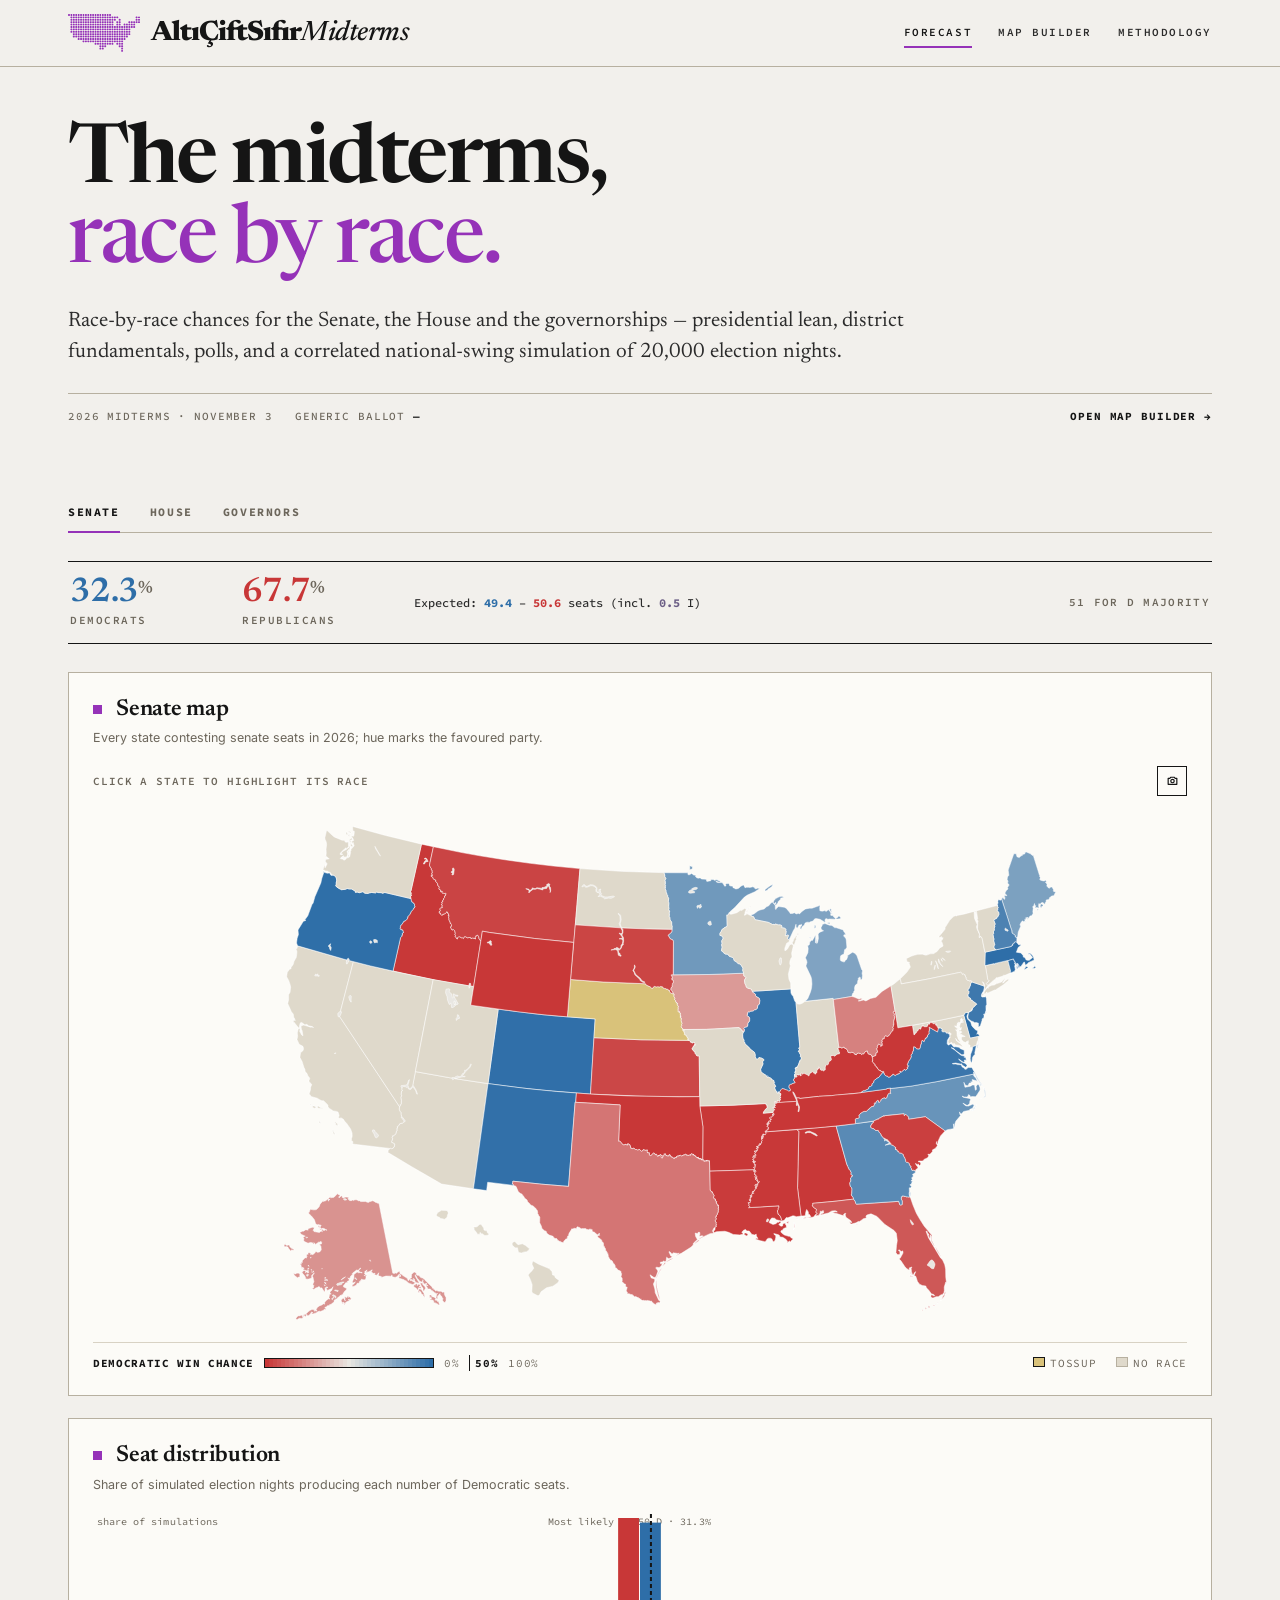
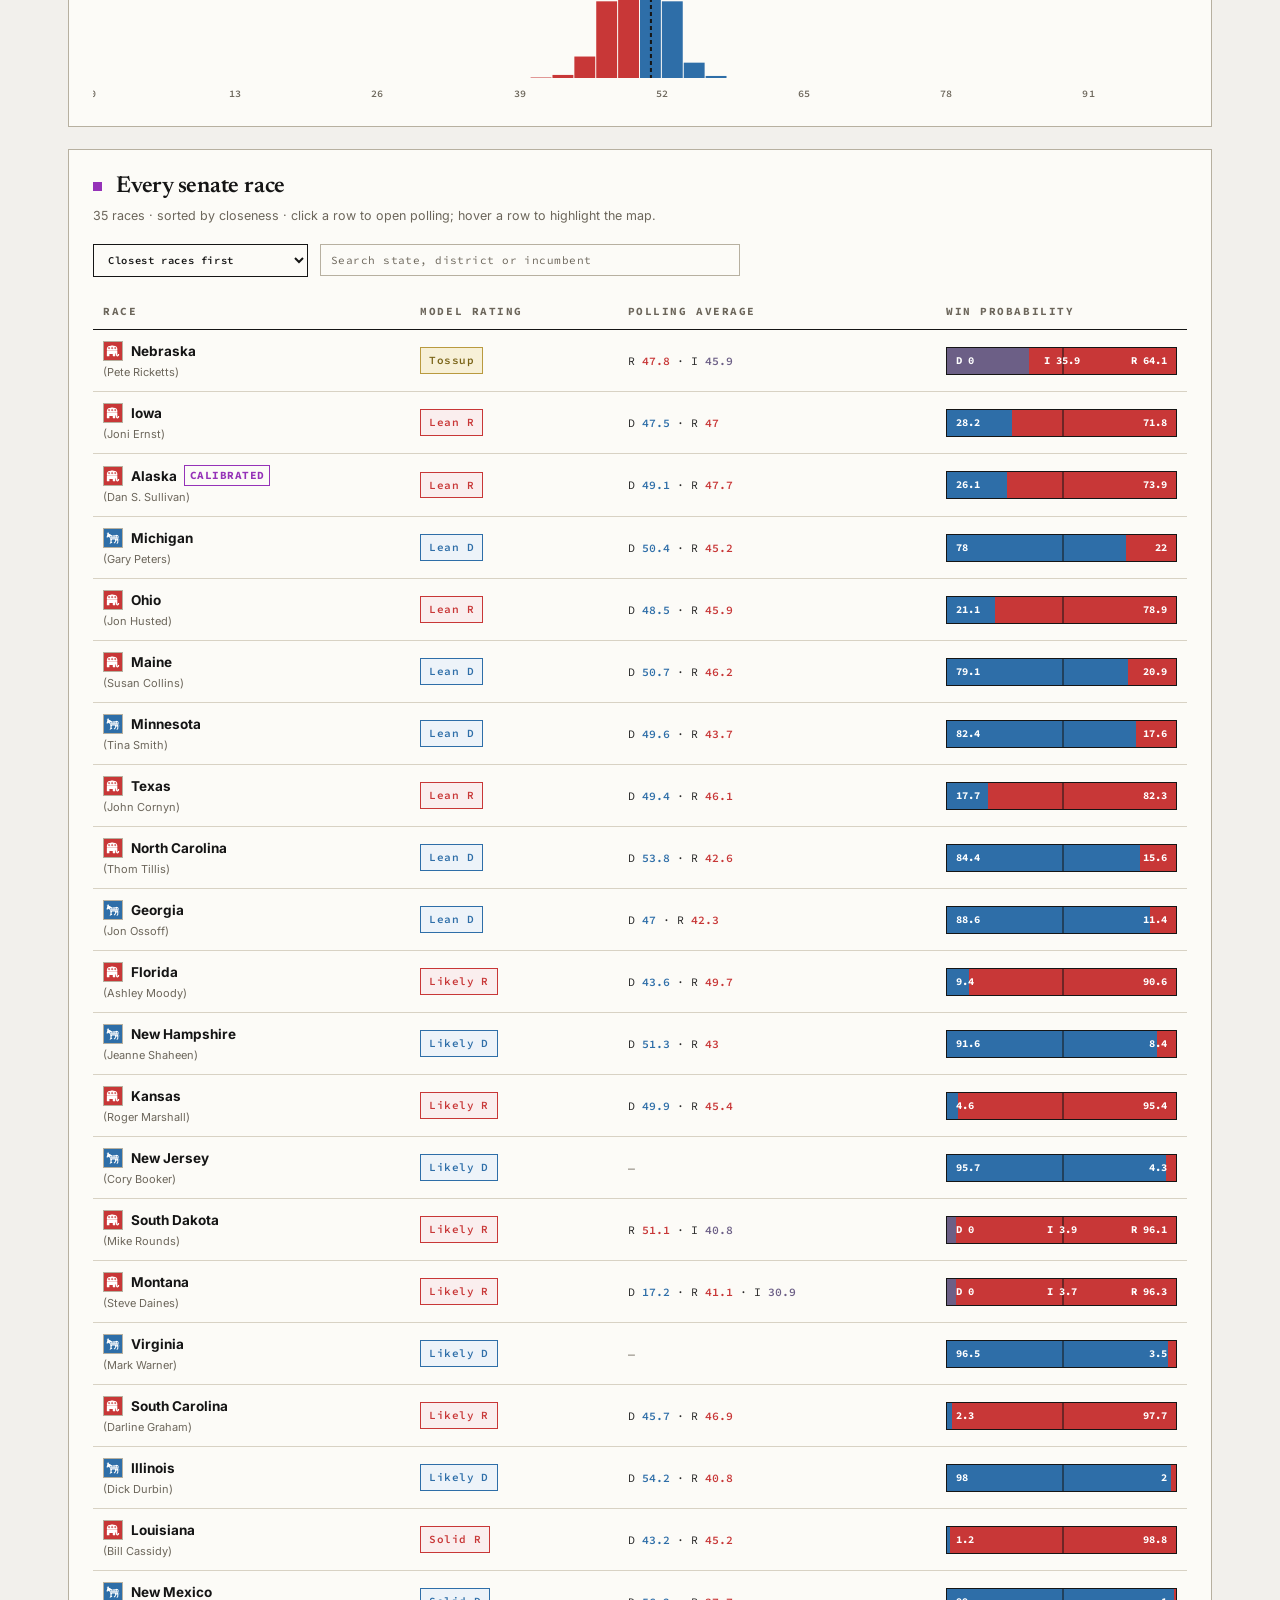
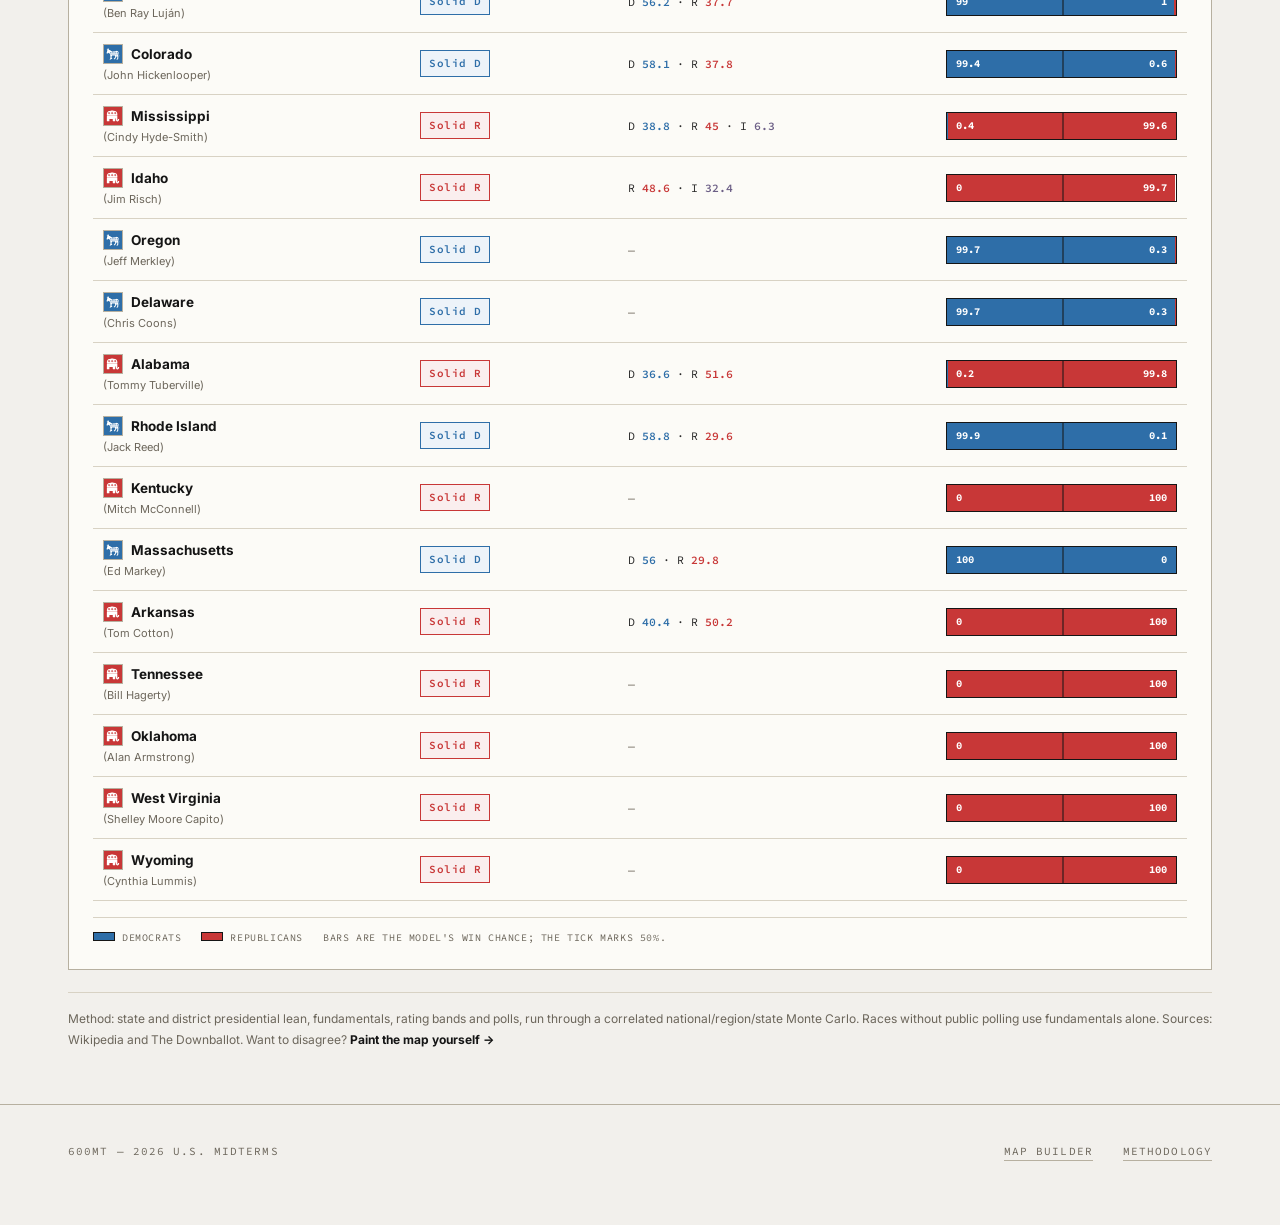
<file: index.html>
<!DOCTYPE html>
<html lang="en">
<head>
  <meta charset="UTF-8">
  <meta name="viewport" content="width=device-width, initial-scale=1.0">
  <title>AltıÇiftSıfır Midterms — 2026 U.S. Forecast</title>
  <meta name="description" content="Race-by-race 2026 U.S. midterms forecast — Senate, House and governors — and a map you can paint yourself.">
  <meta property="og:title" content="AltıÇiftSıfır Midterms — 2026 U.S. Forecast">
  <meta property="og:description" content="Race-by-race 2026 U.S. midterms forecast — Senate, House and governors — and a map you can paint yourself.">
  <meta property="og:type" content="website">
  <meta property="og:url" content="https://anketdelisi.github.io/600mt/">
  <meta name="twitter:card" content="summary">
  <link rel="icon" type="image/svg+xml" href="img/logo.svg">
  <link rel="stylesheet" href="css/site.css?v=20261023c">
</head>
<body>
  <header class="topbar">
    <div class="shell">
      <a class="brand" href="index.html" aria-label="AltıÇiftSıfır Midterms — home">
        <img class="brand-mark" src="img/logo.svg" alt="">
        <span class="brand-word">AltıÇiftSıfır<em>Midterms</em></span>
      </a>
      <nav class="nav" aria-label="Primary">
        <a class="active" href="index.html">Forecast</a>
        <a href="map.html">Map Builder</a>
        <a href="methodology.html">Methodology</a>
      </nav>
    </div>
  </header>

  <main class="shell">
    <header class="masthead">
      <h1 class="display">The midterms,<br><span class="display-accent">race by race.</span></h1>
      <p class="lede">Race-by-race chances for the Senate, the House and the governorships — presidential lean, district fundamentals, polls, and a correlated national-swing simulation of 20,000 election nights.</p>
      <div class="dateline">
        <span>2026 midterms &middot; November 3</span>
        <span>Generic ballot <b id="generic">—</b></span>
        <span class="spacer"></span>
        <a href="map.html"><b>Open map builder &rarr;</b></a>
      </div>
    </header>

    <nav class="tabs" id="tabs" aria-label="Chamber" role="tablist">
      <button class="tab active" id="tab-senate" data-chamber="senate" role="tab" aria-selected="true" aria-controls="pane-senate" tabindex="0">Senate</button>
      <button class="tab" id="tab-house" data-chamber="house" role="tab" aria-selected="false" aria-controls="pane-house" tabindex="-1">House</button>
      <button class="tab" id="tab-governor" data-chamber="governor" role="tab" aria-selected="false" aria-controls="pane-governor" tabindex="-1">Governors</button>
    </nav>

    <div id="pane-senate" class="pane active" role="tabpanel" aria-labelledby="tab-senate"></div>
    <div id="pane-house" class="pane" role="tabpanel" aria-labelledby="tab-house" aria-hidden="true"></div>
    <div id="pane-governor" class="pane" role="tabpanel" aria-labelledby="tab-governor" aria-hidden="true"></div>

  </main>

  <footer class="footer">
    <div class="shell">
      <span>600mt &mdash; 2026 U.S. midterms</span>
      <span class="spacer"></span>
      <a href="map.html">Map builder</a>
      <a href="methodology.html">Methodology</a>
    </div>
  </footer>

  <script src="js/forecast.js?v=20261023c"></script>
</body>
</html>
</file>
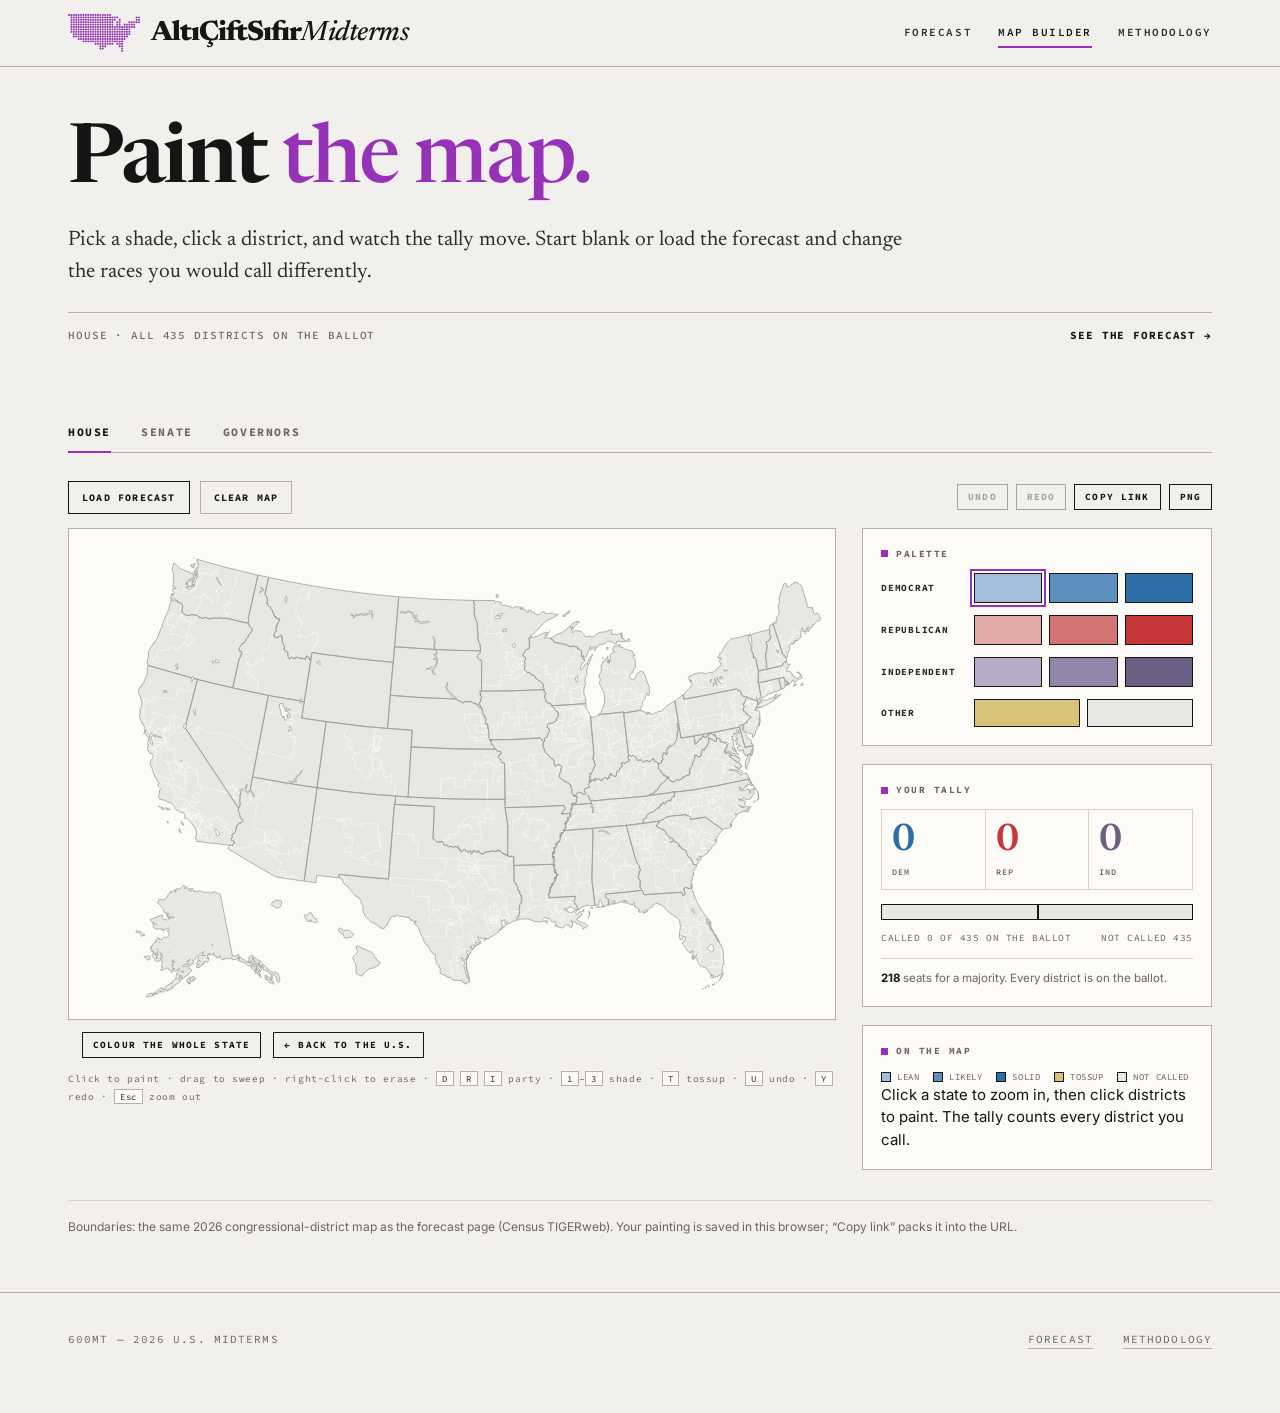
<file: map.html>
<!DOCTYPE html>
<html lang="en">
<head>
  <meta charset="UTF-8">
  <meta name="viewport" content="width=device-width, initial-scale=1.0">
  <title>AltıÇiftSıfır Midterms — Make your own 2026 map</title>
  <meta name="description" content="Paint the 2026 U.S. midterms map yourself — House districts, Senate seats and governorships — and watch the tally.">
  <meta property="og:title" content="AltıÇiftSıfır Midterms — Make your own 2026 map">
  <meta property="og:description" content="Paint the 2026 U.S. midterms map yourself — House districts, Senate seats and governorships — and watch the tally.">
  <meta property="og:type" content="website">
  <meta property="og:url" content="https://anketdelisi.github.io/600mt/map.html">
  <meta name="twitter:card" content="summary">
  <link rel="icon" type="image/svg+xml" href="img/logo.svg">
  <link rel="stylesheet" href="css/site.css?v=20261023c">
</head>
<body>
  <header class="topbar">
    <div class="shell">
      <a class="brand" href="index.html" aria-label="AltıÇiftSıfır Midterms — home">
        <img class="brand-mark" src="img/logo.svg" alt="">
        <span class="brand-word">AltıÇiftSıfır<em>Midterms</em></span>
      </a>
      <nav class="nav" aria-label="Primary">
        <a href="index.html">Forecast</a>
        <a class="active" href="map.html">Map Builder</a>
        <a href="methodology.html">Methodology</a>
      </nav>
    </div>
  </header>

  <main class="shell">
    <header class="masthead">
      <h1 class="display">Paint <span class="display-accent">the map.</span></h1>
      <p class="lede">Pick a shade, click a district, and watch the tally move. Start blank or load the forecast and change the races you would call differently.</p>
      <div class="dateline">
        <span id="status">Loading map&hellip;</span>
        <span class="spacer"></span>
        <a href="index.html"><b>See the forecast &rarr;</b></a>
      </div>
    </header>

    <nav class="tabs" id="tabs" aria-label="Chamber">
      <button class="tab active" data-chamber="house">House</button>
      <button class="tab" data-chamber="senate">Senate</button>
      <button class="tab" data-chamber="governor">Governors</button>
    </nav>

    <div class="build-toolbar">
      <button class="btn" id="loadFc">Load forecast</button>
      <button class="btn ghost" id="clearBtn">Clear map</button>
      <span class="spacer"></span>
      <div class="group">
        <button class="btn sm" id="undoBtn" disabled>Undo</button>
        <button class="btn sm" id="redoBtn" disabled>Redo</button>
        <button class="btn sm" id="shareBtn">Copy link</button>
        <button class="btn sm" id="pngBtn">PNG</button>
      </div>
    </div>

    <div class="builder">
      <section class="map-col" aria-label="Map">
        <div class="map-frame" id="frame">
          <div id="stage"></div>
          <div class="tip" id="tip"></div>
        </div>
        <div class="zoombar" id="zoombar" hidden>
          <b id="zoomName"></b>
          <button class="btn sm" id="fillStateBtn">Colour the whole state</button>
          <button class="btn sm" id="backBtn">&larr; Back to the U.S.</button>
        </div>
        <p class="hint">
          Click to paint &middot; drag to sweep &middot; right-click to erase &middot;
          <kbd>D</kbd> <kbd>R</kbd> <kbd>I</kbd> party &middot; <kbd>1</kbd>&ndash;<kbd>3</kbd> shade &middot;
          <kbd>T</kbd> tossup &middot; <kbd>U</kbd> undo &middot; <kbd>Y</kbd> redo &middot; <kbd>Esc</kbd> zoom out
        </p>
      </section>

      <aside class="side" aria-label="Controls and tally">
        <div class="panel">
          <div class="pk">Palette</div>
          <div class="palette" id="palette">
            <div class="prow" data-party="D">
              <span class="plabel">Democrat</span>
              <button class="swatch" data-code="1" style="--c:var(--d1)" aria-label="Lean Democratic" aria-pressed="false"></button>
              <button class="swatch" data-code="2" style="--c:var(--d2)" aria-label="Likely Democratic" aria-pressed="false"></button>
              <button class="swatch" data-code="3" style="--c:var(--d3)" aria-label="Solid Democratic" aria-pressed="false"></button>
            </div>
            <div class="prow" data-party="R">
              <span class="plabel">Republican</span>
              <button class="swatch" data-code="4" style="--c:var(--r1)" aria-label="Lean Republican" aria-pressed="false"></button>
              <button class="swatch" data-code="5" style="--c:var(--r2)" aria-label="Likely Republican" aria-pressed="false"></button>
              <button class="swatch" data-code="6" style="--c:var(--r3)" aria-label="Solid Republican" aria-pressed="false"></button>
            </div>
            <div class="prow" data-party="I">
              <span class="plabel">Independent</span>
              <button class="swatch" data-code="7" style="--c:var(--i1)" aria-label="Lean Independent" aria-pressed="false"></button>
              <button class="swatch" data-code="8" style="--c:var(--i2)" aria-label="Likely Independent" aria-pressed="false"></button>
              <button class="swatch" data-code="9" style="--c:var(--i3)" aria-label="Solid Independent" aria-pressed="false"></button>
            </div>
            <div class="prow special">
              <span class="plabel">Other</span>
              <button class="swatch" data-code="t" style="--c:var(--toss)" aria-label="Tossup" aria-pressed="false"></button>
              <button class="swatch" data-code="." style="--c:var(--paper-2)" aria-label="Not called" aria-pressed="true"></button>
            </div>
          </div>
        </div>

        <div class="panel tally">
          <div class="pk">Your tally</div>
          <div class="numbers">
            <div class="n d"><div class="v" id="tD">0</div><div class="k">Dem</div></div>
            <div class="n r"><div class="v" id="tR">0</div><div class="k">Rep</div></div>
            <div class="n i"><div class="v" id="tI">0</div><div class="k">Ind</div></div>
          </div>
          <div class="majority" id="majBar"><i class="d" id="mD"></i><i class="i" id="mI"></i><i class="r" id="mR"></i><div class="tick" id="mTick"></div></div>
          <div class="meta"><span id="tCalled">Called 0 of 435</span><span id="tLeft">Not called 435</span></div>
          <div class="chamber-line" id="chamberLine"></div>
        </div>

        <div class="panel">
          <div class="pk">On the map</div>
          <div class="chips">
            <span><i style="--c:var(--d1)"></i>Lean</span>
            <span><i style="--c:var(--d2)"></i>Likely</span>
            <span><i style="--c:var(--d3)"></i>Solid</span>
            <span><i style="--c:var(--toss)"></i>Tossup</span>
            <span><i style="--c:var(--paper-2)"></i>Not called</span>
          </div>
          <div class="chamber-line" id="legendLine"></div>
        </div>
      </aside>
    </div>

    <footer class="foot">
      Boundaries: the same 2026 congressional-district map as the forecast page
      (Census TIGERweb). Your painting is saved in this browser;
      &ldquo;Copy link&rdquo; packs it into the URL.
    </footer>
  </main>

  <footer class="footer">
    <div class="shell">
      <span>600mt &mdash; 2026 U.S. midterms</span>
      <span class="spacer"></span>
      <a href="index.html">Forecast</a>
      <a href="methodology.html">Methodology</a>
    </div>
  </footer>

  <div class="toast" id="toast"></div>
  <script src="js/map.js?v=20261023c"></script>
</body>
</html>
</file>
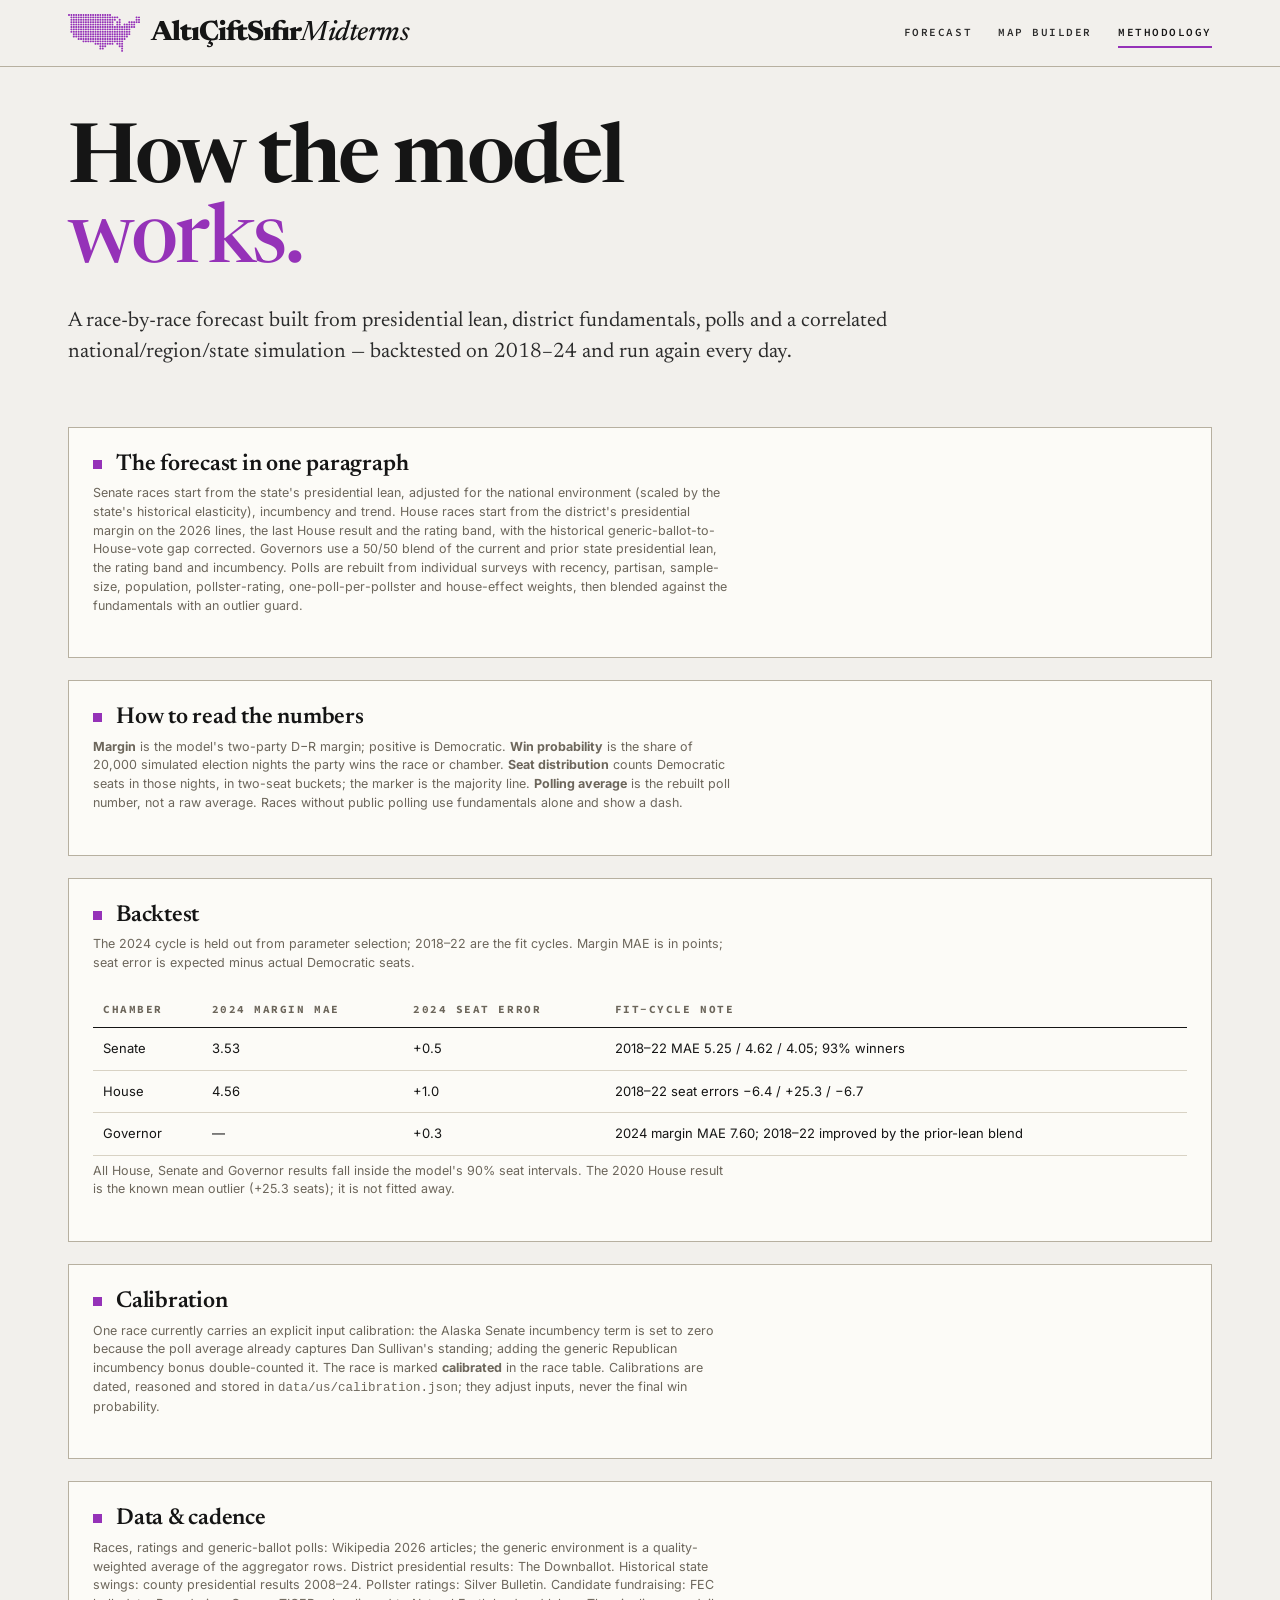
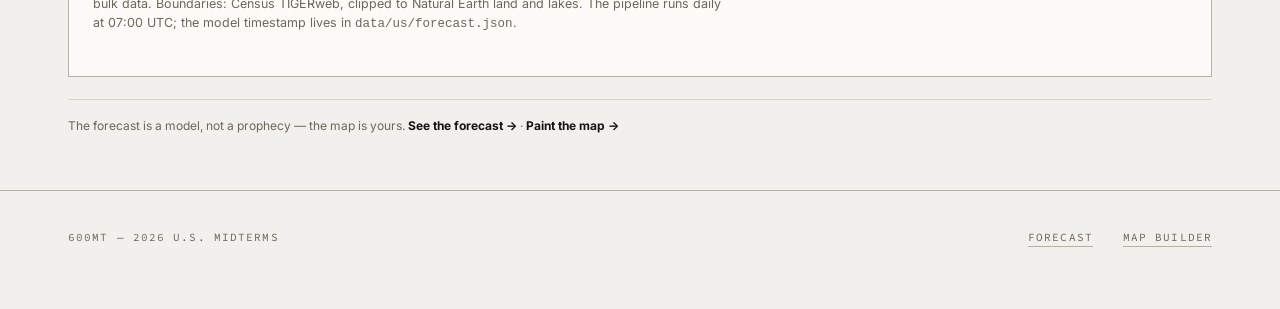
<file: methodology.html>
<!DOCTYPE html>
<html lang="en">
<head>
  <meta charset="UTF-8">
  <meta name="viewport" content="width=device-width, initial-scale=1.0">
  <title>AltıÇiftSıfır Midterms — Methodology</title>
  <meta name="description" content="How the 600mt 2026 U.S. midterms model works: inputs, backtest results, seat simulation, limitations and sources.">
  <meta property="og:title" content="AltıÇiftSıfır Midterms — Methodology">
  <meta property="og:description" content="How the 600mt 2026 U.S. midterms model works: inputs, backtest results, seat simulation, limitations and sources.">
  <meta property="og:type" content="article">
  <meta property="og:url" content="https://anketdelisi.github.io/600mt/methodology.html">
  <meta name="twitter:card" content="summary">
  <link rel="icon" type="image/svg+xml" href="img/logo.svg">
  <link rel="stylesheet" href="css/site.css?v=20261023c">
</head>
<body>
  <header class="topbar">
    <div class="shell">
      <a class="brand" href="index.html" aria-label="AltıÇiftSıfır Midterms — home">
        <img class="brand-mark" src="img/logo.svg" alt="">
        <span class="brand-word">AltıÇiftSıfır<em>Midterms</em></span>
      </a>
      <nav class="nav" aria-label="Primary">
        <a href="index.html">Forecast</a>
        <a href="map.html">Map Builder</a>
        <a class="active" href="methodology.html">Methodology</a>
      </nav>
    </div>
  </header>

  <main class="shell">
    <header class="masthead">
      <h1 class="display">How the model<br><span class="display-accent">works.</span></h1>
      <p class="lede">A race-by-race forecast built from presidential lean, district fundamentals, polls and a correlated national/region/state simulation — backtested on 2018–24 and run again every day.</p>
    </header>

    <section class="card">
      <div class="card-head"><span class="bar"></span><div class="t">The forecast in one paragraph</div></div>
      <p class="note">Senate races start from the state's presidential lean, adjusted for the national environment (scaled by the state's historical elasticity), incumbency and trend. House races start from the district's presidential margin on the 2026 lines, the last House result and the rating band, with the historical generic-ballot-to-House-vote gap corrected. Governors use a 50/50 blend of the current and prior state presidential lean, the rating band and incumbency. Polls are rebuilt from individual surveys with recency, partisan, sample-size, population, pollster-rating, one-poll-per-pollster and house-effect weights, then blended against the fundamentals with an outlier guard.</p>
    </section>

    <section class="card">
      <div class="card-head"><span class="bar"></span><div class="t">How to read the numbers</div></div>
      <p class="note"><b>Margin</b> is the model's two-party D−R margin; positive is Democratic. <b>Win probability</b> is the share of 20,000 simulated election nights the party wins the race or chamber. <b>Seat distribution</b> counts Democratic seats in those nights, in two-seat buckets; the marker is the majority line. <b>Polling average</b> is the rebuilt poll number, not a raw average. Races without public polling use fundamentals alone and show a dash.</p>
    </section>

    <section class="card">
      <div class="card-head"><span class="bar"></span><div class="t">Backtest</div></div>
      <p class="note">The 2024 cycle is held out from parameter selection; 2018–22 are the fit cycles. Margin MAE is in points; seat error is expected minus actual Democratic seats.</p>
      <table>
        <thead><tr><th>Chamber</th><th>2024 margin MAE</th><th>2024 seat error</th><th>Fit-cycle note</th></tr></thead>
        <tbody>
          <tr><td>Senate</td><td>3.53</td><td>+0.5</td><td>2018–22 MAE 5.25 / 4.62 / 4.05; 93% winners</td></tr>
          <tr><td>House</td><td>4.56</td><td>+1.0</td><td>2018–22 seat errors −6.4 / +25.3 / −6.7</td></tr>
          <tr><td>Governor</td><td>—</td><td>+0.3</td><td>2024 margin MAE 7.60; 2018–22 improved by the prior-lean blend</td></tr>
        </tbody>
      </table>
      <p class="note">All House, Senate and Governor results fall inside the model's 90% seat intervals. The 2020 House result is the known mean outlier (+25.3 seats); it is not fitted away.</p>
    </section>

    <section class="card">
      <div class="card-head"><span class="bar"></span><div class="t">Calibration</div></div>
      <p class="note">One race currently carries an explicit input calibration: the Alaska Senate incumbency term is set to zero because the poll average already captures Dan Sullivan's standing; adding the generic Republican incumbency bonus double-counted it. The race is marked <b>calibrated</b> in the race table. Calibrations are dated, reasoned and stored in <code>data/us/calibration.json</code>; they adjust inputs, never the final win probability.</p>
    </section>

    <section class="card">
      <div class="card-head"><span class="bar"></span><div class="t">Data &amp; cadence</div></div>
      <p class="note">Races, ratings and generic-ballot polls: Wikipedia 2026 articles; the generic environment is a quality-weighted average of the aggregator rows. District presidential results: The Downballot. Historical state swings: county presidential results 2008–24. Pollster ratings: Silver Bulletin. Candidate fundraising: FEC bulk data. Boundaries: Census TIGERweb, clipped to Natural Earth land and lakes. The pipeline runs daily at 07:00 UTC; the model timestamp lives in <code>data/us/forecast.json</code>.</p>
    </section>

    <p class="foot">The forecast is a model, not a prophecy — the map is yours. <a href="index.html"><b>See the forecast &rarr;</b></a> &middot; <a href="map.html"><b>Paint the map &rarr;</b></a></p>
  </main>

  <footer class="footer">
    <div class="shell">
      <span>600mt &mdash; 2026 U.S. midterms</span>
      <span class="spacer"></span>
      <a href="index.html">Forecast</a>
      <a href="map.html">Map builder</a>
    </div>
  </footer>
</body>
</html>
</file>
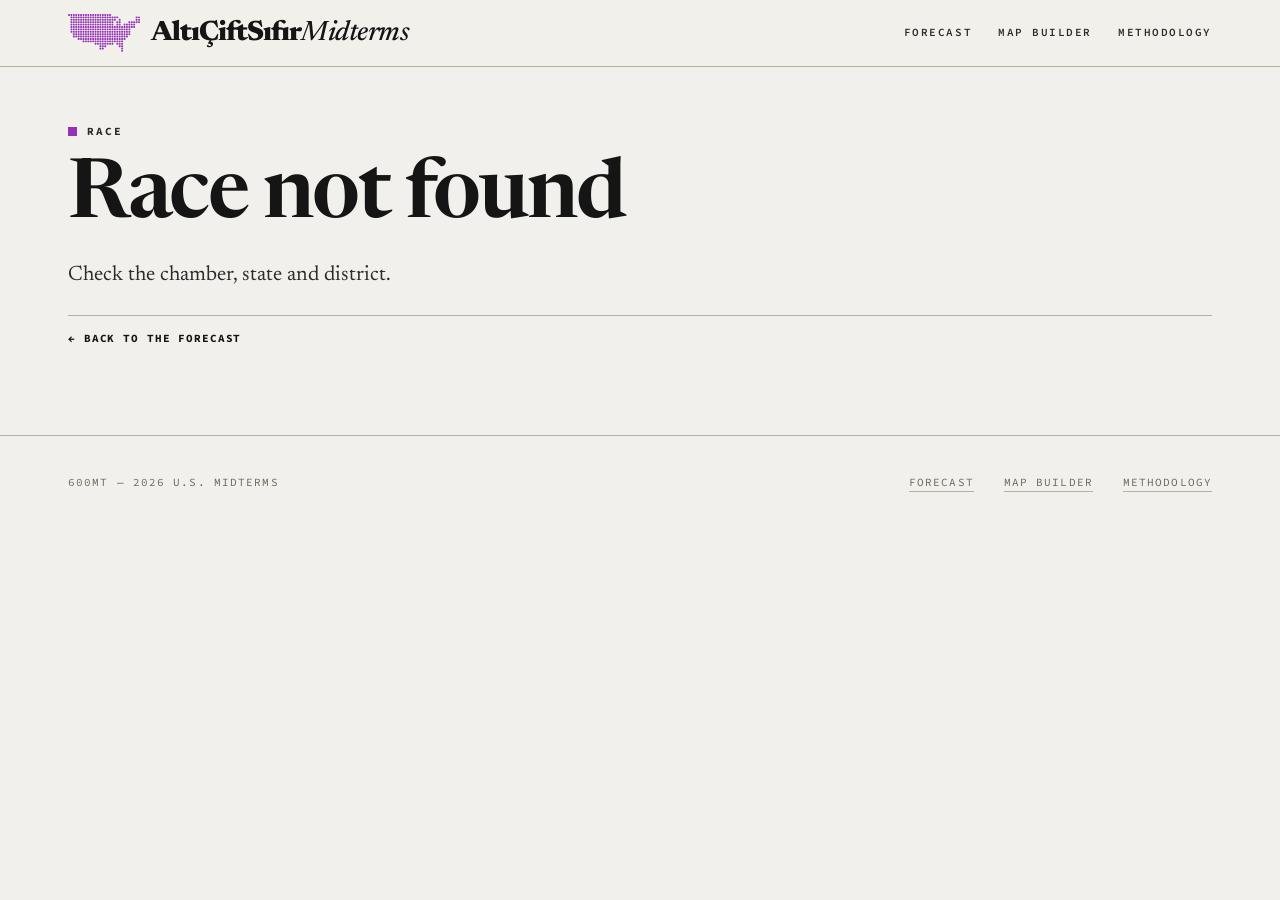
<file: race.html>
<!DOCTYPE html>
<html lang="en">
<head>
  <meta charset="UTF-8">
  <meta name="viewport" content="width=device-width, initial-scale=1.0">
  <title>AltıÇiftSıfır Midterms — Race</title>
  <meta name="description" content="2026 race detail: model margin, win probability, ratings, polls and candidate fundraising.">
  <meta property="og:title" content="AltıÇiftSıfır Midterms — Race">
  <meta property="og:description" content="2026 race detail: model margin, win probability, ratings, polls and candidate fundraising.">
  <meta property="og:type" content="article">
  <meta property="og:url" content="https://anketdelisi.github.io/600mt/race.html">
  <meta name="twitter:card" content="summary">
  <link rel="icon" type="image/svg+xml" href="img/logo.svg">
  <link rel="stylesheet" href="css/site.css?v=20261023c">
</head>
<body>
  <header class="topbar">
    <div class="shell">
      <a class="brand" href="index.html" aria-label="AltıÇiftSıfır Midterms — home">
        <img class="brand-mark" src="img/logo.svg" alt="">
        <span class="brand-word">AltıÇiftSıfır<em>Midterms</em></span>
      </a>
      <nav class="nav" aria-label="Primary">
        <a href="index.html">Forecast</a>
        <a href="map.html">Map Builder</a>
        <a href="methodology.html">Methodology</a>
      </nav>
    </div>
  </header>

  <main class="shell">
    <header class="masthead">
      <div class="kicker" id="rkicker">Race</div>
      <h1 class="display" id="rtitle">Loading&hellip;</h1>
      <p class="lede" id="rlede"></p>
      <div class="dateline">
        <a href="index.html"><b>&larr; Back to the forecast</b></a>
      </div>
    </header>
    <div id="race"></div>
  </main>

  <footer class="footer">
    <div class="shell">
      <span>600mt &mdash; 2026 U.S. midterms</span>
      <span class="spacer"></span>
      <a href="index.html">Forecast</a>
      <a href="map.html">Map builder</a>
      <a href="methodology.html">Methodology</a>
    </div>
  </footer>

  <script src="js/forecast.js?v=20261023c"></script>
  <script src="js/race.js?v=20261023c"></script>
</body>
</html>
</file>
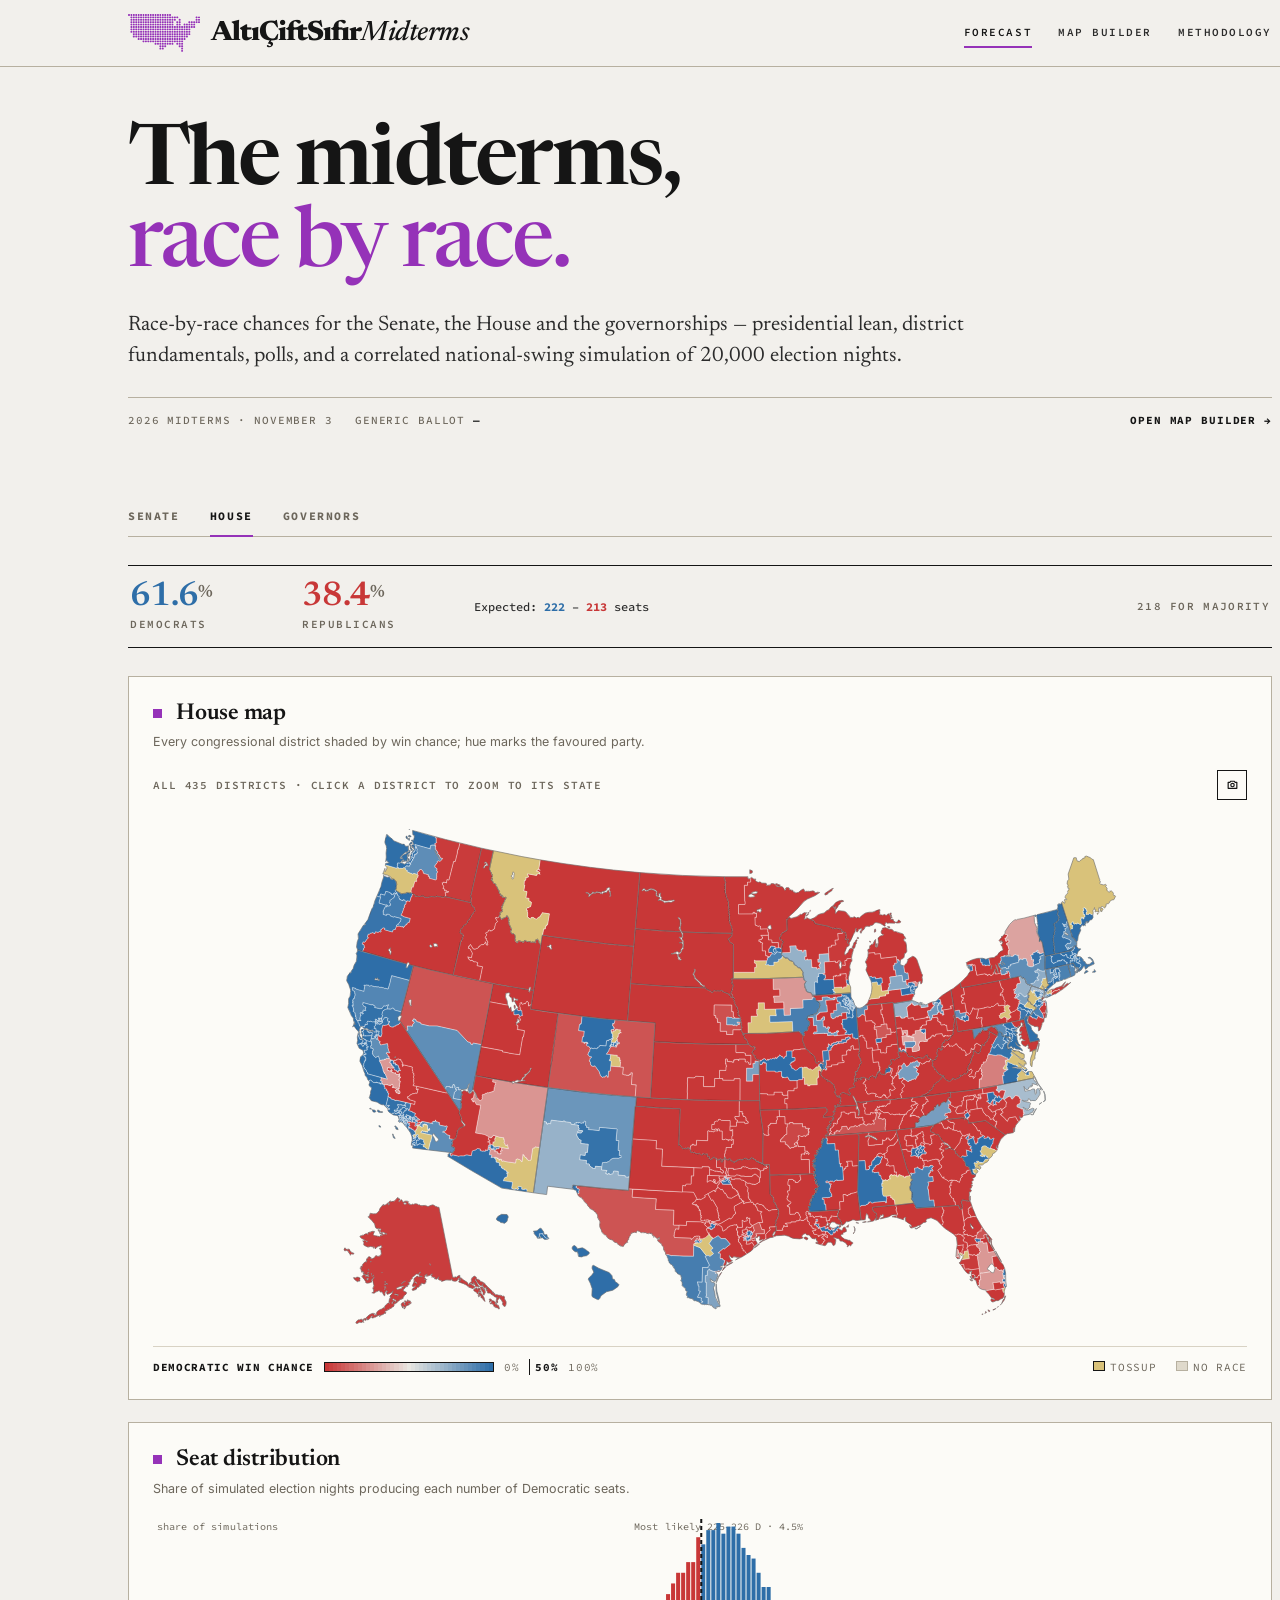
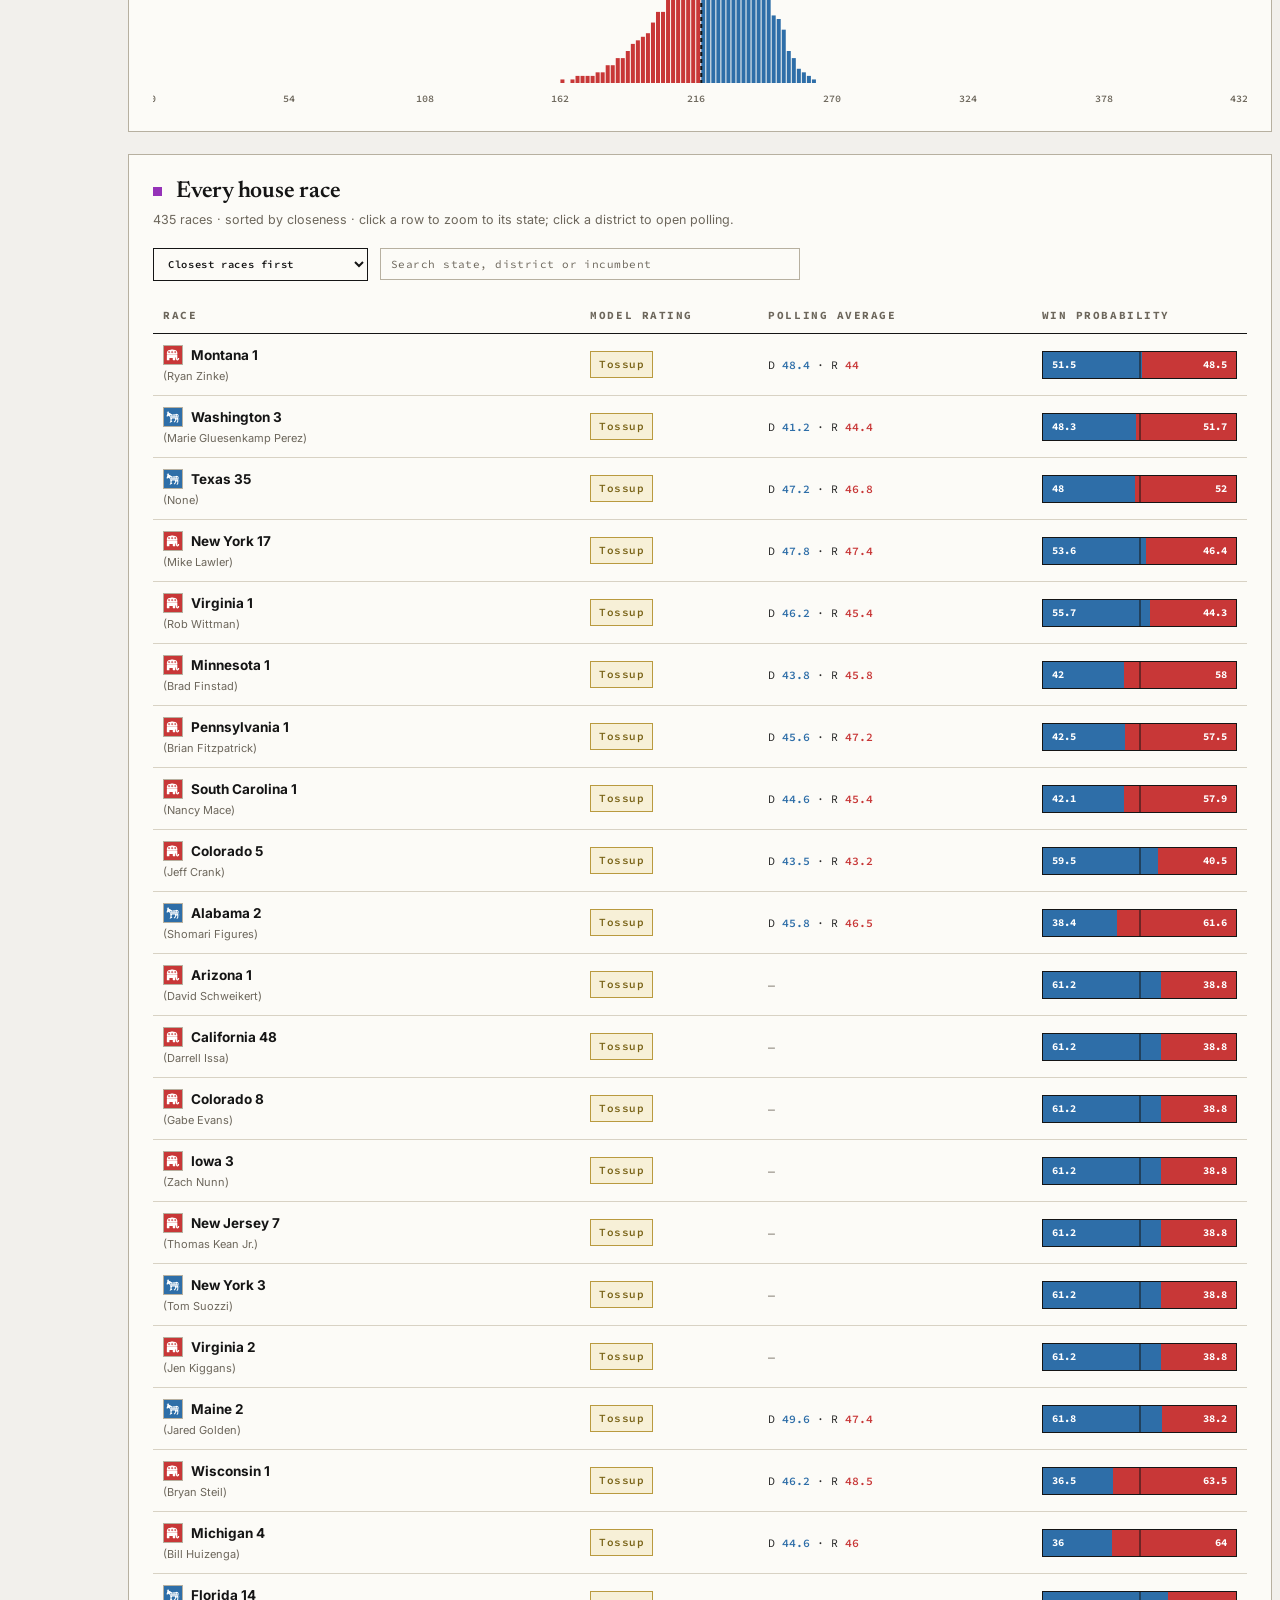
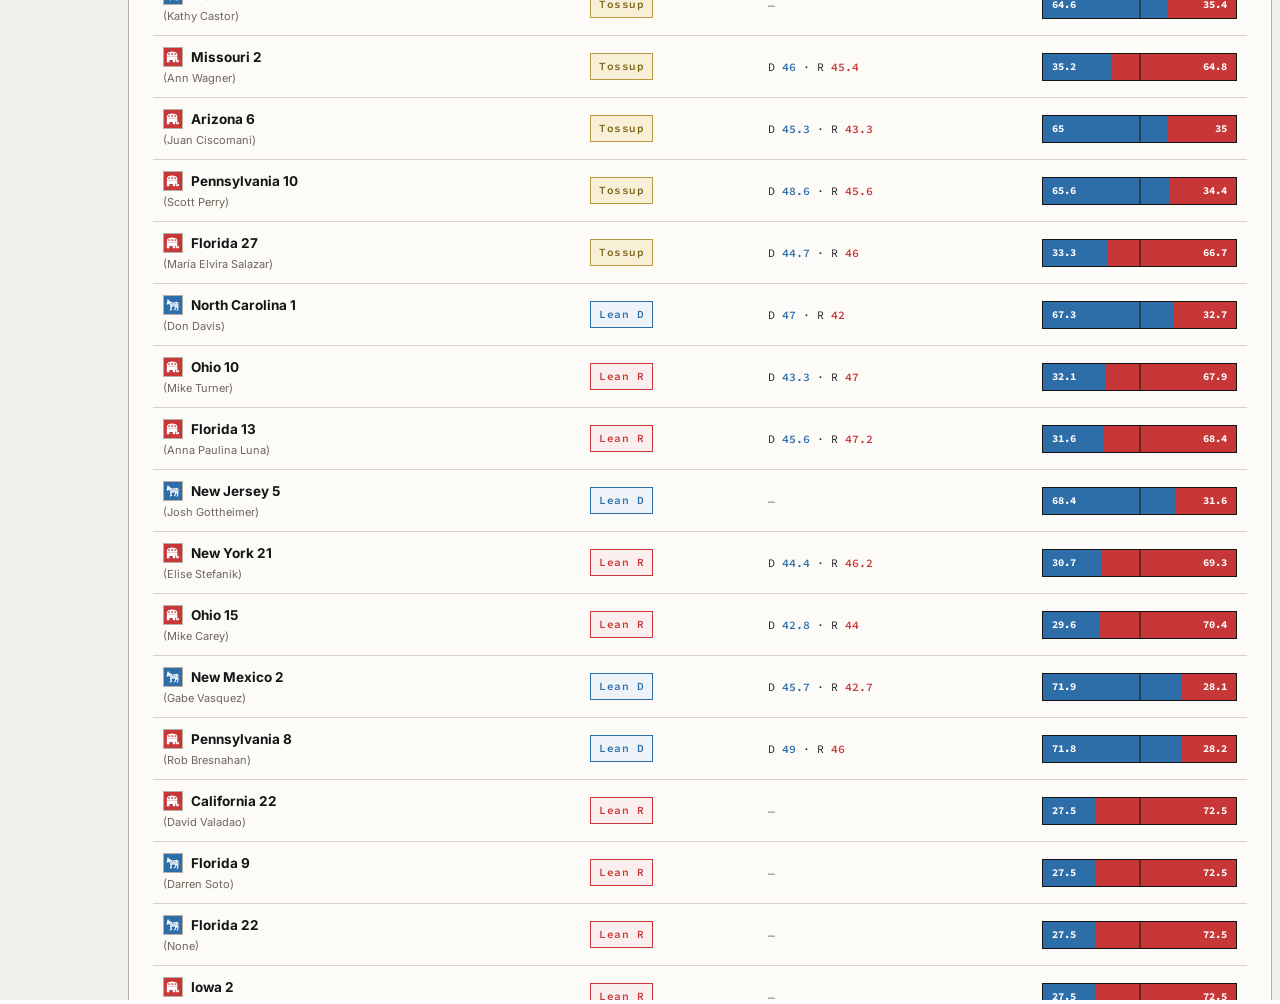
<file: tests/_probe_forecast.html>
<!doctype html>
<html><head><meta charset="utf-8">
<style>html,body{margin:0}iframe{width:1400px;height:4200px;border:0}</style></head>
<body>
<iframe id="f" src="/index.html"></iframe>
<script>
const f = document.getElementById('f');
f.addEventListener('load', () => {
  const w = f.contentWindow, d = f.contentDocument;
  const errs = [];
  w.addEventListener('error', (e) => errs.push('E:' + (e.message || '').slice(0, 80)));
  w.addEventListener('unhandledrejection', (e) => errs.push('R:' + String((e.reason && e.reason.message) || e.reason).slice(0, 80)));
  const T = (ms) => new Promise((r) => setTimeout(r, ms));
  (async () => {
    let n = 0;
    while (n < 120 && !d.querySelector('#pane-senate table tbody tr')) { await T(250); n++; }
    await T(1200);
    const out = {};
    out.generic = (d.getElementById('generic') || {}).textContent || '';
    out.senateRows = d.querySelectorAll('#pane-senate table tbody tr[data-key]').length;
    out.senateMap = d.querySelectorAll('#pane-senate .map-svg path.st').length;
    out.senateChance = d.querySelectorAll('#pane-senate .chance').length;
    const tabs = [...d.querySelectorAll('.tab')];
    out.tabs = tabs.length;
    const houseTab = tabs.find((t) => t.dataset.chamber === 'house');
    if (houseTab) { houseTab.click(); await T(1500); }
    out.houseRows = d.querySelectorAll('#pane-house table tbody tr[data-key]').length;
    out.houseMap = d.querySelectorAll('#pane-house .map-svg path.dist').length;
    out.status = (d.querySelector('#pane-house .statusbar') || {}).innerText || '';
    const govTab = tabs.find((t) => t.dataset.chamber === 'governor');
    if (govTab) { govTab.click(); await T(1200); }
    out.govRows = d.querySelectorAll('#pane-governor table tbody tr[data-key]').length;
    out.govMap = d.querySelectorAll('#pane-governor .map-svg path.st').length;
    out.errs = errs.length ? errs.join(' | ') : 'none';
    document.title = 'DIAG ' + JSON.stringify(out);
  })();
});
</script>
</body></html>
</file>
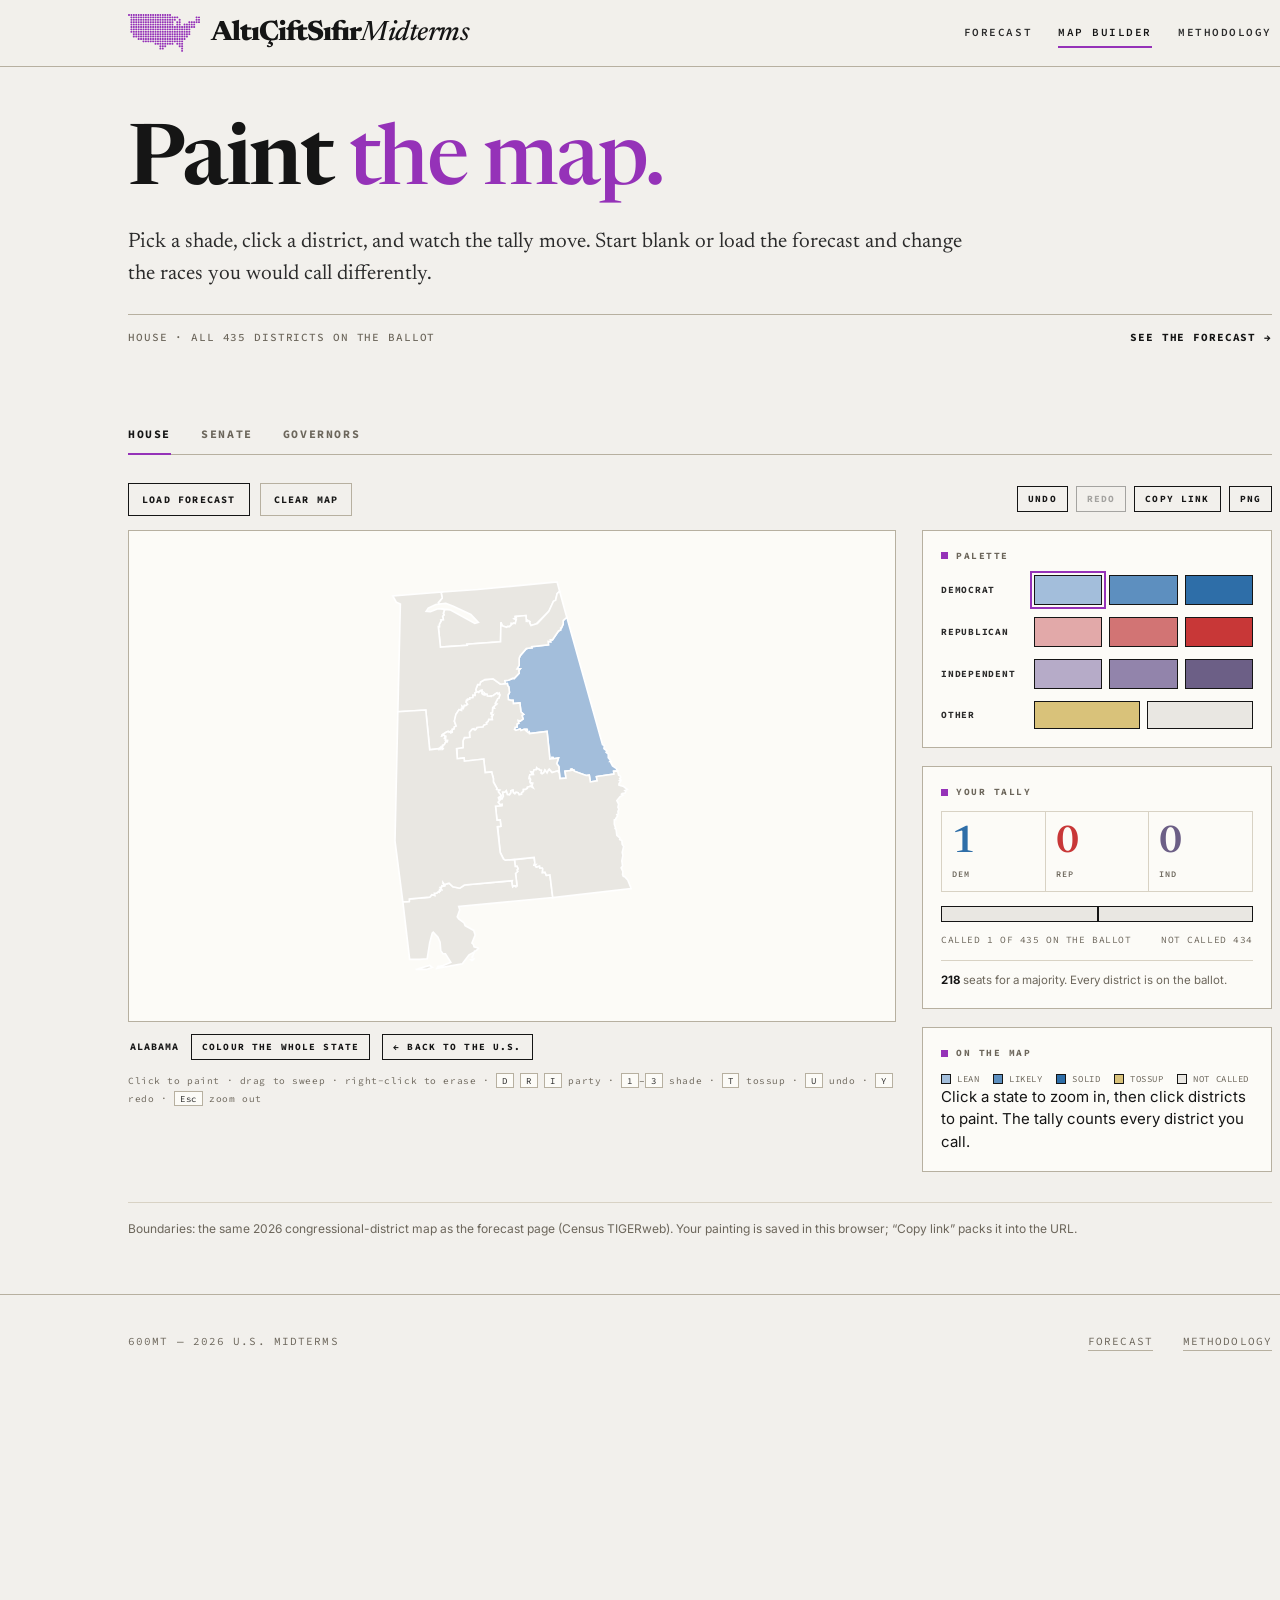
<file: tests/_probe_map.html>
<!doctype html>
<html><head><meta charset="utf-8">
<style>html,body{margin:0}iframe{width:1400px;height:4200px;border:0}</style></head>
<body>
<iframe id="f" src="/map.html"></iframe>
<script>
const f = document.getElementById('f');
f.addEventListener('load', () => {
  const w = f.contentWindow, d = f.contentDocument;
  const errs = [];
  w.addEventListener('error', (e) => errs.push('E:' + (e.message || '').slice(0, 80)));
  w.addEventListener('unhandledrejection', (e) => errs.push('R:' + String((e.reason && e.reason.message) || e.reason).slice(0, 80)));
  const T = (ms) => new Promise((r) => setTimeout(r, ms));
  const val = (id) => (d.getElementById(id) || {}).textContent || '';
  (async () => {
    let n = 0;
    while (n < 120 && !d.querySelector('#stage svg path.dist')) { await T(250); n++; }
    await T(800);
    const out = {};
    out.dists = d.querySelectorAll('#stage svg path.dist').length;
    out.tab = (d.querySelector('.tab.active') || {}).textContent || '';
    out.t0 = val('tD') + '/' + val('tR') + '/' + val('tI');
    // paint one district: zoom into the first state by clicking a district
    const first = d.querySelector('#stage svg path.dist');
    first.dispatchEvent(new w.MouseEvent('click', { bubbles: true }));
    await T(600);
    out.zoomBar = !d.getElementById('zoombar').hidden;
    const zpath = d.querySelector('#stage svg path.dist');
    if (zpath) {
      zpath.dispatchEvent(new w.PointerEvent('pointerdown', { bubbles: true }));
      zpath.dispatchEvent(new w.PointerEvent('pointerup', { bubbles: true }));
      await T(300);
      out.painted = (val('tD') + '/' + val('tR') + '/' + val('tI'));
      out.called = val('tCalled');
      // erase with context menu
      zpath.dispatchEvent(new w.MouseEvent('contextmenu', { bubbles: true }));
      await T(250);
      out.erased = (val('tD') + '/' + val('tR') + '/' + val('tI'));
      // paint again then undo
      zpath.dispatchEvent(new w.PointerEvent('pointerdown', { bubbles: true }));
      zpath.dispatchEvent(new w.PointerEvent('pointerup', { bubbles: true }));
      d.getElementById('undoBtn').click();
      await T(250);
      out.undone = (val('tD') + '/' + val('tR') + '/' + val('tI'));
      d.getElementById('fillStateBtn').click();
      await T(300);
      out.filledState = (val('tD') + '/' + val('tR') + '/' + val('tI'));
      out.calledAfterFill = val('tCalled');
    }
    // load forecast on the house map
    d.getElementById('loadFc').click();
    await T(600);
    out.forecastTally = (val('tD') + '/' + val('tR') + '/' + val('tI'));
    out.forecastCalled = val('tCalled');
    // senate tab
    const stab = [...d.querySelectorAll('.tab')].find((t) => t.dataset.chamber === 'senate');
    stab.click();
    await T(700);
    out.senRegions = d.querySelectorAll('#stage svg path.region').length;
    out.senPaintable = d.querySelectorAll('#stage svg path.region:not(.nopaint)').length;
    const sp = d.querySelector('#stage svg path.region:not(.nopaint)');
    if (sp) {
      sp.dispatchEvent(new w.PointerEvent('pointerdown', { bubbles: true }));
      sp.dispatchEvent(new w.PointerEvent('pointerup', { bubbles: true }));
      await T(300);
      out.senTally = (val('tD') + '/' + val('tR') + '/' + val('tI'));
      out.senLine = val('chamberLine').slice(0, 90);
    }
    // share builds a URL (clipboard may be blocked in headless)
    d.getElementById('shareBtn').click();
    await T(300);
    out.shareToast = val('toast');
    out.errs = errs.length ? errs.join(' | ') : 'none';
    document.title = 'DIAG ' + JSON.stringify(out);
  })();
});
</script>
</body></html>
</file>
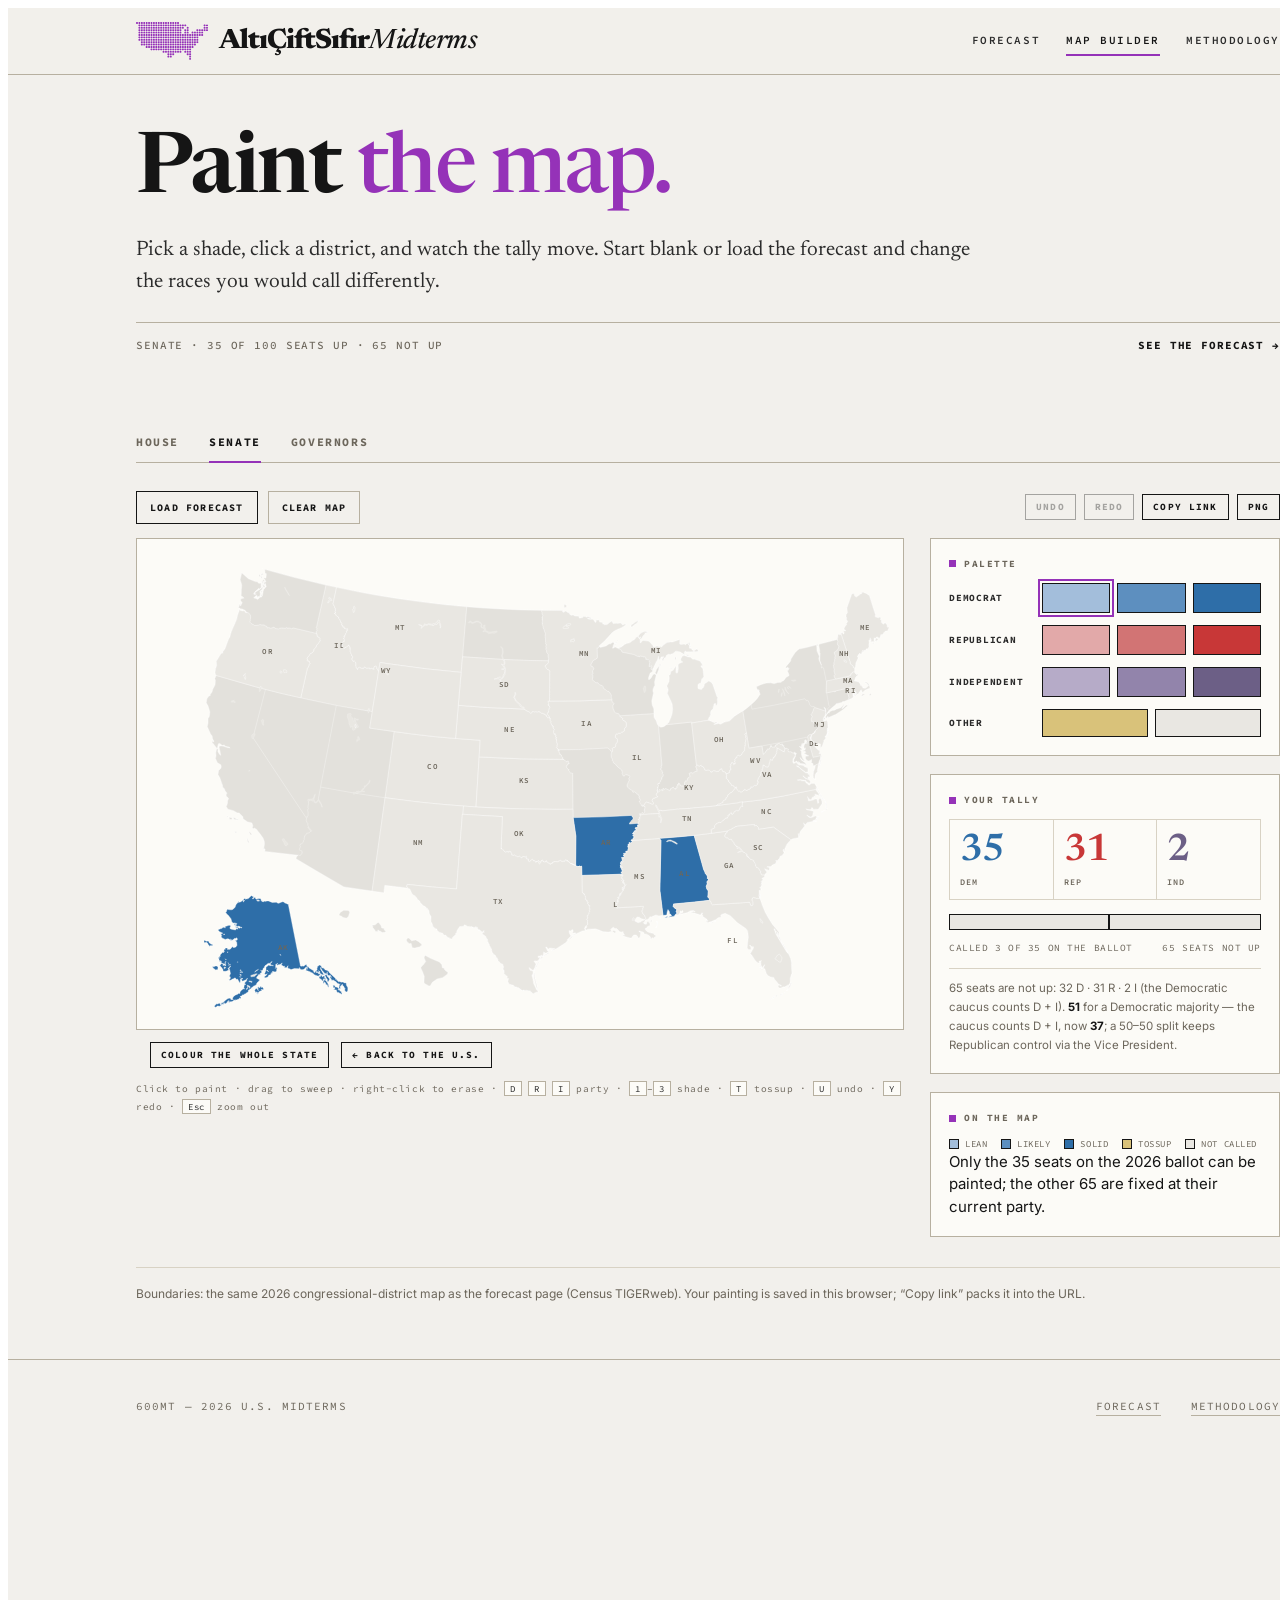
<file: tests/_probe_share.html>
<!doctype html>
<html><head><meta charset="utf-8"><title>p</title></head>
<body>
<iframe id="f" style="width:1400px;height:3000px;border:0"></iframe>
<script>
// share-link decode: Senate, three solid-D seats then blanks
const codes = '3'.repeat(3) + '.'.repeat(32);
const f = document.getElementById('f');
f.src = '/map.html#senate/' + codes;
f.addEventListener('load', () => {
  const w = f.contentWindow, d = f.contentDocument;
  const T = (ms) => new Promise((r) => setTimeout(r, ms));
  (async () => {
    await T(2500);
    const val = (id) => (d.getElementById(id) || {}).textContent || '';
    document.title = 'DIAG ' + JSON.stringify({
      tab: (d.querySelector('.tab.active') || {}).textContent || '',
      tally: val('tD') + '/' + val('tR') + '/' + val('tI'),
      called: val('tCalled'),
    });
  })();
});
</script>
</body></html>
</file>
<file: css/site.css>
/* ============================================================
   600mt — 2026 U.S. Midterms
   Editorial design system: paper, ink, hairline rules, serif display
   ============================================================ */
@import url('https://fonts.googleapis.com/css2?family=Newsreader:ital,opsz,wght@0,6..72,400;0,6..72,500;0,6..72,600;0,6..72,800;1,6..72,400;1,6..72,500&family=Inter:wght@400;500;600;700;800&family=Source+Code+Pro:wght@400;500;600;700&display=swap');

:root{
  --paper:#F2F0EC;
  --paper-2:#E9E7E2;
  --surface:#FCFBF7;
  --ink:#151515;
  --ink-2:#2B2B2B;
  --muted:#6C665B;
  --line:#D8D2C4;
  --line-strong:#B7B0A0;
  --brand:#9532B8;
  --brand-deep:#9532B8;
  --d:#2E6EA8;
  --r:#C83737;
  --i:#6C5F86;
  --toss:#D9C27A;
  --d1:#A3BEDB;
  --d2:#5D8FBF;
  --d3:#2E6EA8;
  --r1:#E2A9A9;
  --r2:#D27474;
  --r3:#C83737;
  --i1:#B6ABC8;
  --i2:#9284AB;
  --i3:#6C5F86;
  --serif:'Newsreader','Iowan Old Style','Palatino Linotype',Georgia,serif;
  --sans:'Inter','Helvetica Neue',Arial,sans-serif;
  --mono:'Source Code Pro','IBM Plex Mono',ui-monospace,monospace;
}

*{box-sizing:border-box}
html{-webkit-text-size-adjust:100%}
html,body{margin:0;padding:0}
body{
  background:var(--paper);
  color:var(--ink);
  font-family:var(--sans);
  font-size:15px;
  line-height:1.5;
  -webkit-font-smoothing:antialiased;
  text-rendering:optimizeLegibility;
}
::selection{background:rgba(149,50,184,0.18)}
a{color:inherit;text-decoration:none}
a:hover{color:var(--brand)}
button{font-family:inherit}
img{max-width:100%}
:focus-visible{outline:2px solid var(--brand);outline-offset:2px}

.shell{max-width:1200px;margin:0 auto;padding:0 28px}
.mono{font-family:var(--mono);font-variant-numeric:tabular-nums}

/* ---------- top bar ---------- */
.topbar{
  position:sticky;top:0;z-index:60;
  background:rgba(242,240,236,0.92);
  -webkit-backdrop-filter:blur(10px);
  border-bottom:1px solid var(--line-strong);
}
.topbar .shell{display:flex;align-items:center;gap:18px;height:66px}
.brand{display:flex;align-items:center;gap:11px;min-width:0;color:var(--ink)}
.brand-mark{height:38px;width:auto;display:block;flex:none}
.brand-word{display:flex;align-items:baseline;font-family:var(--serif);font-weight:800;font-size:28px;line-height:1;letter-spacing:-0.035em;white-space:nowrap}
.brand-word em{font-style:italic;font-weight:500;letter-spacing:-0.02em;margin-left:0.02em}
.brand:hover .brand-word,.brand:hover .brand-word em{color:var(--brand)}
.nav{margin-left:auto;display:flex;align-items:center;gap:26px}
.nav a{font-family:var(--mono);font-size:11px;font-weight:600;letter-spacing:0.14em;text-transform:uppercase;color:var(--ink-2);padding:6px 0;border-bottom:2px solid transparent}
.nav a:hover{color:var(--ink);border-bottom-color:var(--line-strong)}
.nav a.active{color:var(--ink);border-bottom-color:var(--brand)}
.nav .ext{color:var(--muted)}
@media (max-width:980px){
  .brand-mark{height:32px}
  .brand-word{font-size:23px}
  .nav{gap:18px}
}
@media (max-width:760px){
  .topbar .shell{height:58px;gap:10px}
  .brand{gap:0}
  .brand-mark{height:31px}
  .brand-word{display:none}
  .nav{gap:14px}
  .nav a{font-size:11px;letter-spacing:0.1em}
}
@media (max-width:430px){
  .brand-mark{height:27px}
  .nav{gap:10px}
  .nav a{font-size:11px;letter-spacing:0.05em}
}
@media (max-width:360px){
  .brand-mark{height:24px}
  .nav a{font-size:11px}
}

/* ---------- masthead ---------- */
.masthead{padding:56px 0 34px}
.kicker{display:flex;align-items:center;gap:10px;font-family:var(--mono);font-size:11px;font-weight:700;letter-spacing:0.18em;text-transform:uppercase;color:var(--ink-2);margin-bottom:18px}
.kicker::before{content:"";width:9px;height:9px;background:var(--brand);display:inline-block}
h1.display{
  font-family:var(--serif);font-weight:600;font-size:clamp(44px,6.4vw,84px);
  line-height:0.98;letter-spacing:-0.03em;margin:0 0 22px;max-width:1000px;
}
h1.display .display-accent{font-style:normal;color:var(--brand);font-weight:500}
.lede{font-family:var(--serif);font-size:clamp(17px,2vw,21px);line-height:1.5;color:var(--ink-2);max-width:72ch;margin:0 0 24px}
.dateline{display:flex;flex-wrap:wrap;align-items:center;gap:10px 22px;border-top:1px solid var(--line-strong);padding-top:14px;font-family:var(--mono);font-size:11px;font-weight:500;letter-spacing:0.08em;text-transform:uppercase;color:var(--muted)}
.dateline b{color:var(--ink);font-weight:700}
.dateline .spacer{margin-left:auto}

/* ---------- tabs ---------- */
.tabs{display:flex;gap:30px;border-bottom:1px solid var(--line-strong);margin:34px 0 28px}
.tab{
  appearance:none;background:none;border:0;border-bottom:2px solid transparent;
  font-family:var(--mono);font-size:11.5px;font-weight:700;letter-spacing:0.14em;
  text-transform:uppercase;color:var(--muted);padding:13px 0 12px;cursor:pointer;
  margin-bottom:-1px;transition:color .15s ease,border-color .15s ease;
}
.tab:hover{color:var(--ink)}
.tab.active{color:var(--ink);border-bottom-color:var(--brand)}
.pane{display:none}
.pane.active{display:block}

/* ---------- cards & rules ---------- */
.card{background:var(--surface);border:1px solid var(--line-strong);padding:24px}
.card + .card{margin-top:22px}
.card-head{display:flex;align-items:flex-start;gap:14px;margin-bottom:4px}
.card-head .t{font-family:var(--serif);font-size:23px;font-weight:600;letter-spacing:-0.01em;line-height:1.15}
.card-head .bar{width:9px;height:9px;background:var(--brand);margin-top:8px;flex:none}
.card .note{color:var(--muted);font-size:12.5px;margin:6px 0 18px;max-width:80ch}
.rule{border-top:1px solid var(--line);margin:18px 0}

/* ---------- scoreline ---------- */
.statusbar{
  position:sticky;top:66px;z-index:50;
  background:var(--paper);border-top:1px solid var(--ink);border-bottom:1px solid var(--ink);
  display:grid;grid-template-columns:150px 150px minmax(0,1fr) auto;align-items:center;
  gap:22px;padding:14px 2px;margin:0 0 28px;
}
@media (max-width:820px){
  .statusbar{grid-template-columns:1fr 1fr;gap:10px 22px}
  .statusbar{top:58px}
  .statusbar .sb-maj{grid-column:1/-1}
}
.sb-seg{display:flex;flex-direction:column;gap:2px}
.sb-seg .v{font-family:var(--serif);font-size:34px;font-weight:600;line-height:1;letter-spacing:-0.02em}
.sb-seg .v .pct{font-size:18px;vertical-align:8px;color:var(--muted)}
.sb-seg .k{font-family:var(--mono);font-size:11px;font-weight:600;letter-spacing:0.14em;text-transform:uppercase;color:var(--muted)}
.sb-seg.d .v{color:var(--d)}
.sb-seg.r .v{color:var(--r)}
.sb-seats{font-family:var(--mono);font-size:12px;font-weight:500;color:var(--ink-2);line-height:1.6}
.sb-seats b{font-weight:700}
.sb-seats b.d{color:var(--d)}.sb-seats b.r{color:var(--r)}
.sb-maj{font-family:var(--mono);font-size:11px;font-weight:600;letter-spacing:0.12em;text-transform:uppercase;color:var(--muted);text-align:right}
@media (max-width:820px){.sb-maj{text-align:left}}

/* ---------- two-column layout ---------- */

/* ---------- win-probability cells ---------- */
.ctl{display:grid;grid-template-columns:1fr 1fr;gap:1px;background:var(--line);border:1px solid var(--line);margin:16px 0 0}
.ctl .cell{background:var(--surface);padding:16px 16px 14px;border-top:3px solid var(--line-strong)}
.ctl .cell.d{border-top-color:var(--d)}
.ctl .cell.r{border-top-color:var(--r)}
.ctl .big{font-family:var(--serif);font-size:46px;font-weight:600;line-height:1;letter-spacing:-0.02em}
.ctl .cell.d .big{color:var(--d)}
.ctl .cell.r .big{color:var(--r)}
.ctl .big .pct{font-size:22px;color:var(--muted)}
.ctl .lbl{font-family:var(--mono);font-size:9.5px;font-weight:600;letter-spacing:0.12em;text-transform:uppercase;color:var(--muted);margin-top:8px;line-height:1.5}
.ctl .line{grid-column:1/-1;background:var(--surface);padding:14px 16px;font-size:12.5px;color:var(--muted);line-height:1.65}
.ctl .line b{color:var(--ink)}
.cal-note{grid-column:1/-1;margin:0;padding:10px 16px;border-top:1px solid var(--line);font-size:12px;color:var(--muted);background:var(--surface)}
.cal-note b{color:var(--brand)}

/* ---------- charts ---------- */
.chart svg{width:100%;height:190px;display:block}
.chart .axis{font-family:var(--mono);font-size:10px;font-weight:600;fill:var(--muted)}

/* ---------- tables ---------- */
table{width:100%;border-collapse:collapse}
th{font-family:var(--mono);font-size:11px;font-weight:700;letter-spacing:0.14em;text-transform:uppercase;color:var(--muted);text-align:left;padding:10px 10px;border-bottom:1px solid var(--ink)}
td{padding:11px 10px;border-bottom:1px solid var(--line);vertical-align:middle;font-size:13px}
tbody tr{transition:background .12s ease}
tr[data-key]{cursor:pointer}
tr[data-key]:hover td{background:var(--paper-2)}
tr[data-key]:focus-visible{outline:2px solid var(--brand);outline-offset:-2px}
tr.selected td{background:#F1E9F4}
.race-name b{font-size:13.5px;font-weight:700}
.race-name .inc{display:block;color:var(--muted);font-size:11px;margin-top:2px}
.cal-badge{display:inline-block;margin-left:7px;padding:1px 5px;border:1px solid var(--brand);color:var(--brand);font-family:var(--mono);font-size:11px;font-weight:700;letter-spacing:0.04em;text-transform:uppercase;vertical-align:2px}
.party-badge{display:inline-flex;align-items:center;justify-content:center;width:20px;height:20px;margin-right:8px;vertical-align:-4px;overflow:hidden;border:1px solid var(--line-strong);background:#fff}
.party-badge img{width:100%;height:100%;object-fit:contain;display:block}
.party-badge.D{background:var(--d)}
.party-badge.R{background:var(--r)}
.party-badge.I{background:var(--i);color:#fff;font-size:8px;font-weight:800}
.party-badge.open{color:var(--muted);font-size:8px;font-weight:800}
.rating{display:inline-block;font-family:var(--mono);font-size:11px;font-weight:600;letter-spacing:0.04em;padding:4px 8px;border:1px solid var(--line-strong);white-space:nowrap;color:var(--ink-2)}
.rating.d{border-color:var(--d);color:var(--d);background:#EDF3F9}
.rating.r{border-color:var(--r);color:var(--r);background:#FAEEEE}
.rating.t{border-color:#B99A3F;color:#7A6418;background:#F7F0D7}
.rating.none{color:var(--muted);background:transparent}
.polling{font-family:var(--mono);font-size:11.5px;white-space:nowrap;color:var(--ink-2)}
.polling .none{color:var(--muted)}
.polling b.n{color:var(--d);font-weight:600}
.polling b.u{color:var(--r);font-weight:600}
.polling b.i{color:var(--i);font-weight:600}
.chance{display:flex;height:28px;border:1px solid var(--ink);position:relative;overflow:hidden;background:var(--surface)}
.chance .d{background:var(--d)}
.chance .r{background:var(--r)}
.chance .i{background:var(--i)}
.chance .tick{position:absolute;top:0;bottom:0;left:50%;width:2px;background:rgba(21,21,21,0.5);z-index:2}
.chance .lbl{position:absolute;top:50%;transform:translateY(-50%);font-family:var(--mono);font-size:10.5px;font-weight:700;color:#fff;z-index:3;padding:0 7px}
.chance .lbl.pleft{left:2px}
.chance .lbl.pright{right:2px}
.chance .lbl.pind{left:50%;transform:translate(-50%,-50%)}
.legend{display:flex;gap:20px;flex-wrap:wrap;font-family:var(--mono);font-size:10px;letter-spacing:0.06em;text-transform:uppercase;color:var(--muted);margin-top:16px;padding-top:12px;border-top:1px solid var(--line)}
.legend .sw{display:inline-block;width:22px;height:9px;border:1px solid var(--ink);margin-right:7px;vertical-align:0}
.legend .sw.d{background:var(--d)}.legend .sw.r{background:var(--r)}

/* ---------- race detail ---------- */
tr.detail-row td{background:var(--paper);border-bottom:1px solid var(--ink);padding:16px 10px}
.race-detail{padding:2px}
.race-detail.empty{font-family:var(--mono);font-size:11px;color:var(--muted);padding:10px 2px}
.rd-model{font-family:var(--mono);font-size:10.5px;color:var(--muted);line-height:1.7;margin-bottom:12px;padding-bottom:10px;border-bottom:1px solid var(--line)}
.rd-model b{color:var(--ink)}
.rd-head{display:flex;align-items:baseline;gap:12px;flex-wrap:wrap;margin-bottom:12px}
.rd-title{font-family:var(--mono);font-size:11px;font-weight:700;letter-spacing:0.14em;text-transform:uppercase}
.rd-note{font-family:var(--mono);font-size:11px;color:var(--muted)}
.rd-graph{background:var(--surface);border:1px solid var(--line-strong);padding:10px 12px;margin-bottom:14px}
.rd-table th{padding:6px 8px;border-bottom:1px solid var(--ink)}
.rd-table td{padding:7px 8px;border-bottom:1px solid var(--line);font-size:12px;font-weight:600}
.rd-table td.num,.num{font-family:var(--mono);font-variant-numeric:tabular-nums;text-align:right;font-weight:500}
.rd-table td.d{color:var(--d)}.rd-table td.r{color:var(--r)}
.race-link{font-family:var(--mono);font-size:11px;font-weight:600;letter-spacing:0.08em;text-transform:uppercase;border-bottom:1px solid var(--line-strong);white-space:nowrap;margin-left:auto}
.race-link:hover{border-color:var(--brand)}

/* ---------- map (forecast) ---------- */
.mapwrap{position:relative}
.map-ctrls{display:flex;align-items:center;gap:10px;margin-bottom:12px;flex-wrap:wrap}
.map-ctrls .map-title{font-family:var(--mono);font-size:11px;font-weight:600;letter-spacing:0.08em;text-transform:uppercase;color:var(--muted)}
.map-card .map-svg{width:100%;height:auto;max-height:520px;display:block}
.map-svg{width:100%;display:block}
.map-svg .land{fill:var(--paper-2);stroke:#fff;stroke-width:0.6}
.map-svg .st{stroke:#fff;stroke-width:0.6;cursor:pointer;transition:fill .15s ease}
.map-svg .st:hover,.map-svg .st.focus{stroke:var(--ink);stroke-width:1.4}
.map-svg .st:focus-visible,.map-svg .dist:focus-visible{outline:2px solid var(--brand);outline-offset:2px}
.map-svg .dist{stroke:#fff;stroke-width:0.4;cursor:pointer;transition:fill .12s ease}
.map-svg .dist:hover,.map-svg .dist.focus{stroke:var(--ink);stroke-width:1.1}
.map-svg .sub{stroke:var(--ink);stroke-width:1;fill:none;pointer-events:none;opacity:0.45}
.map-tip{position:absolute;pointer-events:none;background:var(--ink);color:var(--paper);padding:10px 12px;font-size:12px;z-index:30;display:none;min-width:150px}
.map-tip .t{font-weight:700;font-size:12.5px;margin-bottom:4px;letter-spacing:0.01em}
.map-tip .t .cd{opacity:0.65;font-weight:500}
.map-tip .r{font-family:var(--mono);font-size:11px;margin-top:2px}
.map-tip .r .d{color:#9CC3E8}.map-tip .r .u{color:#F0A6A6}
.map-tip .m{opacity:0.7;font-size:10.5px;margin-top:3px;font-family:var(--mono)}
.map-leg{display:flex;align-items:center;gap:10px;flex-wrap:wrap;font-family:var(--mono);font-size:11px;letter-spacing:0.06em;text-transform:uppercase;color:var(--muted);margin-top:14px;padding-top:12px;border-top:1px solid var(--line)}
.map-leg .bar{width:170px;height:10px;border:1px solid var(--ink);display:flex;overflow:hidden}
.map-leg .bar i{display:block;height:100%}
.map-leg b{color:var(--ink)}

/* ---------- buttons ---------- */
.btn{
  appearance:none;display:inline-flex;align-items:center;gap:8px;
  background:transparent;color:var(--ink);border:1px solid var(--ink);
  font-family:var(--mono);font-size:10px;font-weight:700;letter-spacing:0.12em;
  text-transform:uppercase;padding:9px 13px;cursor:pointer;
  transition:background .12s ease,color .12s ease,border-color .12s ease,opacity .12s ease;
  white-space:nowrap;
}
.btn:hover{background:var(--ink);color:var(--paper)}
.btn:disabled{opacity:0.35;cursor:not-allowed}
.btn:disabled:hover{background:transparent;color:var(--ink)}
.btn.primary{background:var(--ink);color:var(--paper)}
.btn.primary:hover{background:var(--brand-deep);border-color:var(--brand-deep);color:#fff}
.btn.ghost{border-color:var(--line-strong)}
.btn.ghost:hover{background:var(--paper-2);border-color:var(--ink);color:var(--ink)}
.btn.sm{padding:6px 10px;font-size:9.5px}
.shot-btn{
  appearance:none;display:inline-flex;align-items:center;justify-content:center;
  width:30px;height:30px;background:transparent;border:1px solid var(--ink);color:var(--ink);
  cursor:pointer;margin-left:auto;transition:background .12s ease,color .12s ease;
}
.shot-btn:hover{background:var(--ink);color:var(--paper)}
.shot-btn svg{display:block}

/* ---------- misc ---------- */
.foot{font-size:12px;line-height:1.7;color:var(--muted);margin:22px 0 0;padding-top:16px;border-top:1px solid var(--line)}
.foot b{color:var(--ink)}
.load{text-align:center;padding:70px 0;font-family:var(--mono);font-size:11px;letter-spacing:0.12em;text-transform:uppercase;color:var(--muted)}
.select{
  font-family:var(--mono);font-size:10.5px;font-weight:600;letter-spacing:0.06em;
  padding:8px 10px;border:1px solid var(--ink);background:var(--surface);color:var(--ink);cursor:pointer;
}
.toggle-flow{display:flex;align-items:center;gap:12px;margin-bottom:16px;flex-wrap:wrap}
.race-search{
  font-family:var(--mono);font-size:11px;letter-spacing:0.04em;
  padding:8px 10px;border:1px solid var(--line-strong);background:var(--surface);
  color:var(--ink);min-width:240px;flex:1 1 260px;max-width:420px;
}
.race-search::placeholder{color:var(--muted)}
@media (max-width:760px){
  .race-table thead{display:none}
  .race-table tr[data-key]{
    display:block;border:1px solid var(--line);background:var(--surface);
    margin:0 0 10px;padding:10px 12px;
  }
  .race-table tr[data-key] td{
    display:flex;align-items:center;justify-content:space-between;gap:14px;
    border:0;padding:4px 0;font-size:13px;
  }
  .race-table tr[data-key] td::before{
    content:attr(data-label);font-family:var(--mono);font-size:11px;
    font-weight:700;letter-spacing:0.12em;text-transform:uppercase;
    color:var(--muted);flex:none;font-size:11px;
  }
  .race-table tr[data-key] td.race-name{display:block}
  .race-table tr[data-key] td.race-name::before{display:none}
}
.footer{padding:38px 0 64px;border-top:1px solid var(--line-strong);margin-top:54px}
.footer .shell{display:flex;flex-wrap:wrap;gap:16px 30px;align-items:baseline;font-family:var(--mono);font-size:11px;letter-spacing:0.1em;text-transform:uppercase;color:var(--muted)}
.footer .shell .spacer{margin-left:auto}
.footer a{border-bottom:1px solid var(--line-strong);padding-bottom:1px}
.footer a:hover{border-color:var(--brand)}

/* ============================================================
   MAP BUILDER (map.html)
   ============================================================ */
.builder{display:grid;grid-template-columns:minmax(0,1fr) 350px;gap:26px;align-items:start;margin-bottom:30px}
@media (max-width:980px){.builder{grid-template-columns:1fr}}
.map-col{min-width:0}
.build-toolbar{display:flex;align-items:center;gap:10px;flex-wrap:wrap;margin-bottom:14px}
.build-toolbar .spacer{margin-left:auto}
.build-toolbar .group{display:flex;gap:8px;flex-wrap:wrap}
.map-frame{background:var(--surface);border:1px solid var(--line-strong);padding:14px;position:relative}
.map-frame svg{width:100%;display:block;touch-action:none}
.map-frame .land{fill:var(--paper-2);stroke:#fff;stroke-width:0.6}
.map-frame .region{stroke:#fff;stroke-width:0.5;cursor:crosshair;transition:opacity .1s ease}
.map-frame .region.nopaint{cursor:default;opacity:0.4}
.map-frame .region:hover{stroke:var(--ink);stroke-width:1.3}
.map-frame .dist{stroke:#fff;stroke-width:0.45;cursor:crosshair}
.map-frame .dist:hover{stroke:var(--ink);stroke-width:1.1}
.map-frame .sub{stroke:var(--ink);stroke-width:1;fill:none;pointer-events:none;opacity:0.4}
.map-frame .state-label{font-family:var(--mono);font-size:10px;font-weight:600;fill:var(--muted);pointer-events:none;letter-spacing:0.04em}
.map-frame .tip{
  position:absolute;pointer-events:none;background:var(--ink);color:var(--paper);
  padding:9px 11px;font-size:11.5px;z-index:30;display:none;max-width:260px;line-height:1.4;
}
.map-frame .tip .t{font-weight:700;font-size:12px}
.map-frame .tip .m{font-family:var(--mono);font-size:10px;opacity:0.75;margin-top:3px}
.zoombar{display:flex;align-items:center;gap:12px;margin:12px 2px 0;font-family:var(--mono);font-size:10px;letter-spacing:0.1em;text-transform:uppercase;color:var(--muted)}
.zoombar b{color:var(--ink)}
.hint{font-family:var(--mono);font-size:9.5px;letter-spacing:0.06em;color:var(--muted);margin-top:12px;line-height:1.9}
.hint kbd{font-family:var(--mono);border:1px solid var(--line-strong);padding:1px 5px;font-size:9px;color:var(--ink-2);background:var(--surface)}

/* sidebar */
.side{position:sticky;top:84px;display:flex;flex-direction:column;gap:18px}
@media (max-width:980px){.side{position:static}}
.panel{background:var(--surface);border:1px solid var(--line-strong);padding:18px}
.panel .pk{font-family:var(--mono);font-size:9.5px;font-weight:700;letter-spacing:0.16em;text-transform:uppercase;color:var(--muted);margin-bottom:12px;display:flex;align-items:center;gap:8px}
.panel .pk::before{content:"";width:7px;height:7px;background:var(--brand)}
.palette{display:flex;flex-direction:column;gap:12px}
.prow{display:grid;grid-template-columns:86px repeat(3,1fr);gap:7px;align-items:center}
.prow .plabel{font-family:var(--mono);font-size:9.5px;font-weight:700;letter-spacing:0.08em;text-transform:uppercase;color:var(--ink-2)}
.swatch{
  appearance:none;height:30px;border:1px solid var(--ink);background:var(--c);
  cursor:pointer;position:relative;transition:transform .1s ease;
}
.swatch:hover{transform:translateY(-1px)}
.swatch[aria-pressed="true"]{outline:2px solid var(--brand);outline-offset:2px}
.swatch small{position:absolute;bottom:-1px;right:2px;font-family:var(--mono);font-size:7.5px;font-weight:700;color:rgba(21,21,21,0.55)}
.prow.special{grid-template-columns:86px 1fr 1fr}
.prow.special .swatch{height:28px}

/* tally */
.tally .numbers{display:grid;grid-template-columns:1fr 1fr 1fr;gap:1px;background:var(--line);border:1px solid var(--line);margin-bottom:14px}
.tally .numbers .n{background:var(--surface);padding:12px 10px 10px}
.tally .numbers .n .v{font-family:var(--serif);font-size:38px;font-weight:600;line-height:1;letter-spacing:-0.02em}
.tally .numbers .n .k{font-family:var(--mono);font-size:8.5px;font-weight:600;letter-spacing:0.12em;text-transform:uppercase;color:var(--muted);margin-top:6px}
.tally .numbers .n.d .v{color:var(--d)}
.tally .numbers .n.r .v{color:var(--r)}
.tally .numbers .n.i .v{color:var(--i)}
.majority{height:16px;border:1px solid var(--ink);display:flex;position:relative;overflow:hidden;background:var(--paper-2);margin-bottom:10px}
.majority i{display:block;height:100%}
.majority .tick{position:absolute;top:-1px;bottom:-1px;width:2px;background:var(--ink);z-index:2}
.tally .meta{display:flex;justify-content:space-between;gap:10px;font-family:var(--mono);font-size:9.5px;letter-spacing:0.06em;text-transform:uppercase;color:var(--muted);line-height:1.7}
.tally .meta b{color:var(--ink)}
.tally .chamber-line{margin-top:12px;padding-top:10px;border-top:1px solid var(--line);font-size:11.5px;color:var(--muted);line-height:1.65}
.tally .chamber-line b{color:var(--ink)}
.tally .chamber-line .d{color:var(--d);font-weight:700}
.tally .chamber-line .r{color:var(--r);font-weight:700}
.tally .chamber-line .i{color:var(--i);font-weight:700}

/* legend chips in builder */
.chips{display:flex;flex-wrap:wrap;gap:8px 14px;font-family:var(--mono);font-size:9px;letter-spacing:0.06em;text-transform:uppercase;color:var(--muted);margin-top:12px}
.chips span{display:inline-flex;align-items:center;gap:6px}
.chips i{width:10px;height:10px;border:1px solid var(--ink);display:inline-block;background:var(--c)}

/* toast */
.toast{
  position:fixed;left:50%;bottom:26px;transform:translateX(-50%) translateY(10px);
  background:var(--ink);color:var(--paper);font-family:var(--mono);font-size:10px;
  letter-spacing:0.08em;text-transform:uppercase;padding:10px 16px;opacity:0;
  pointer-events:none;transition:opacity .2s ease,transform .2s ease;z-index:100;
}
.toast.on{opacity:1;transform:translateX(-50%)}
</file>
